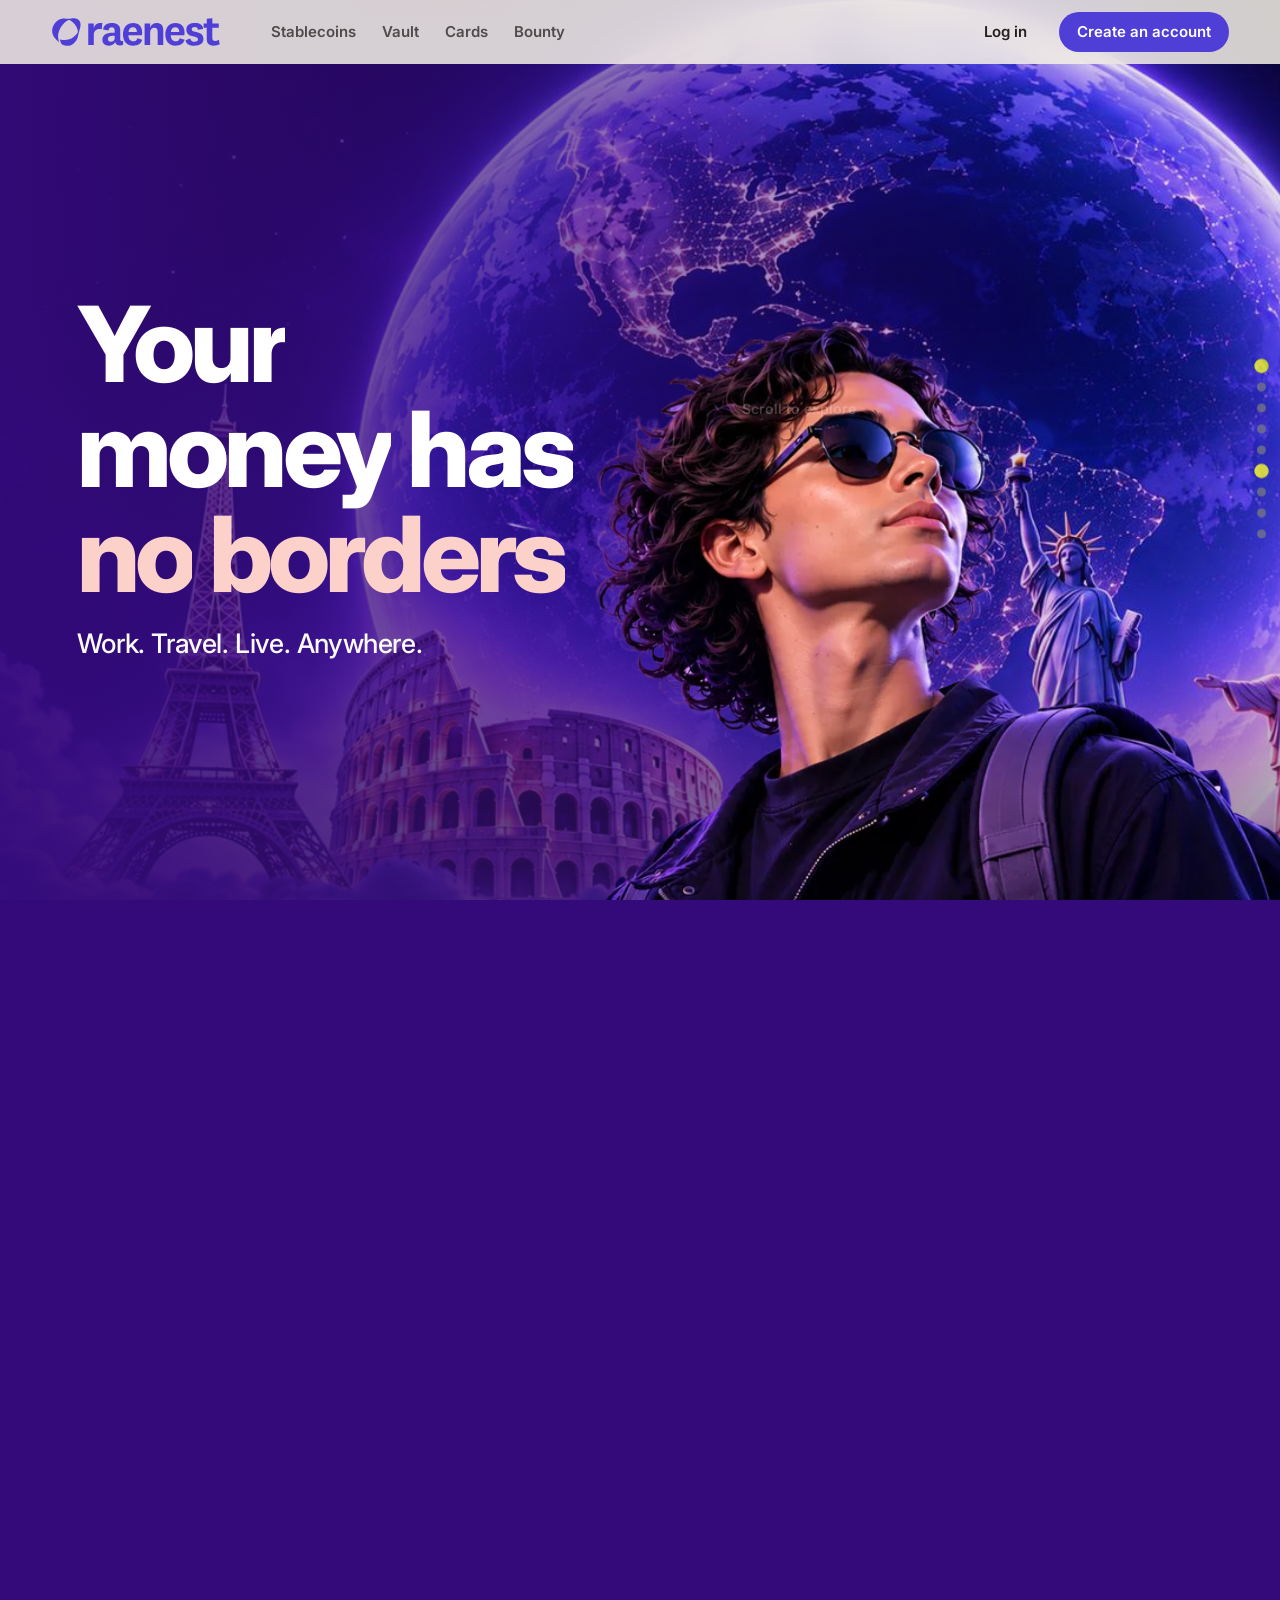
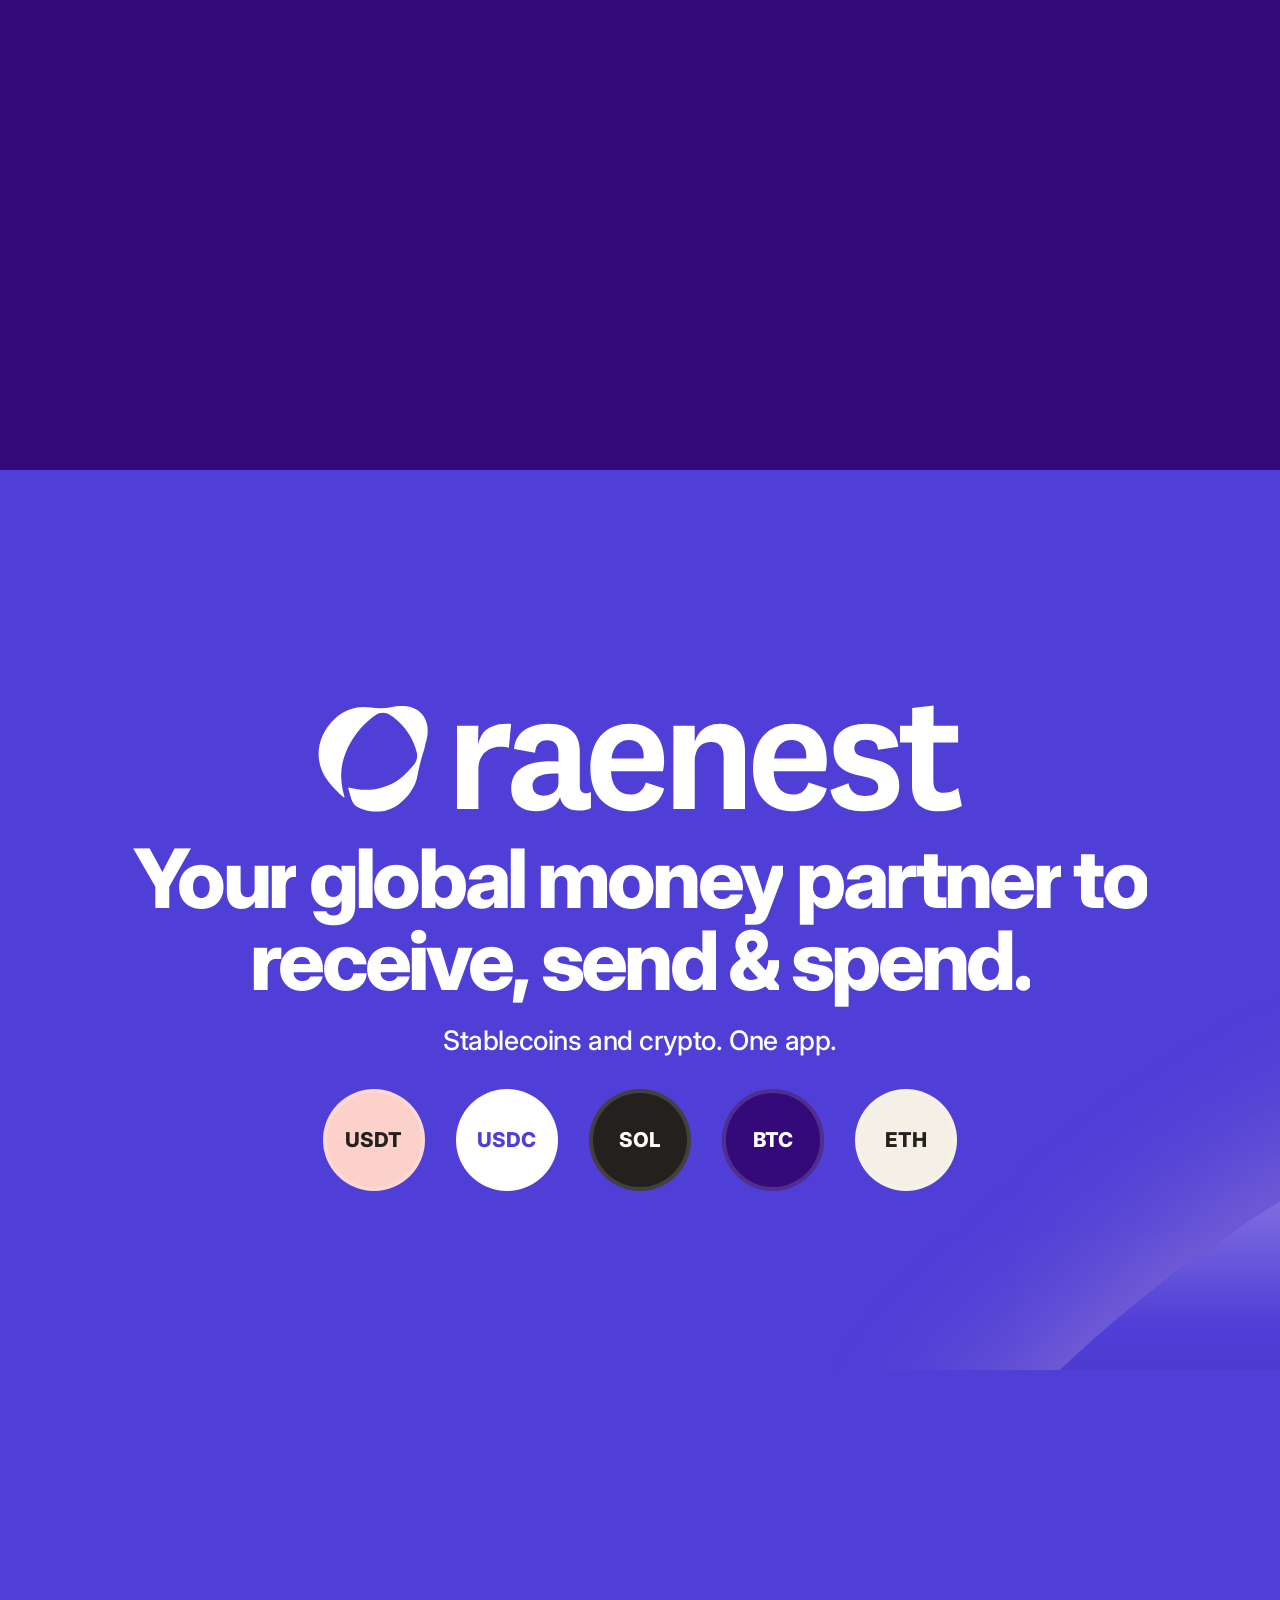
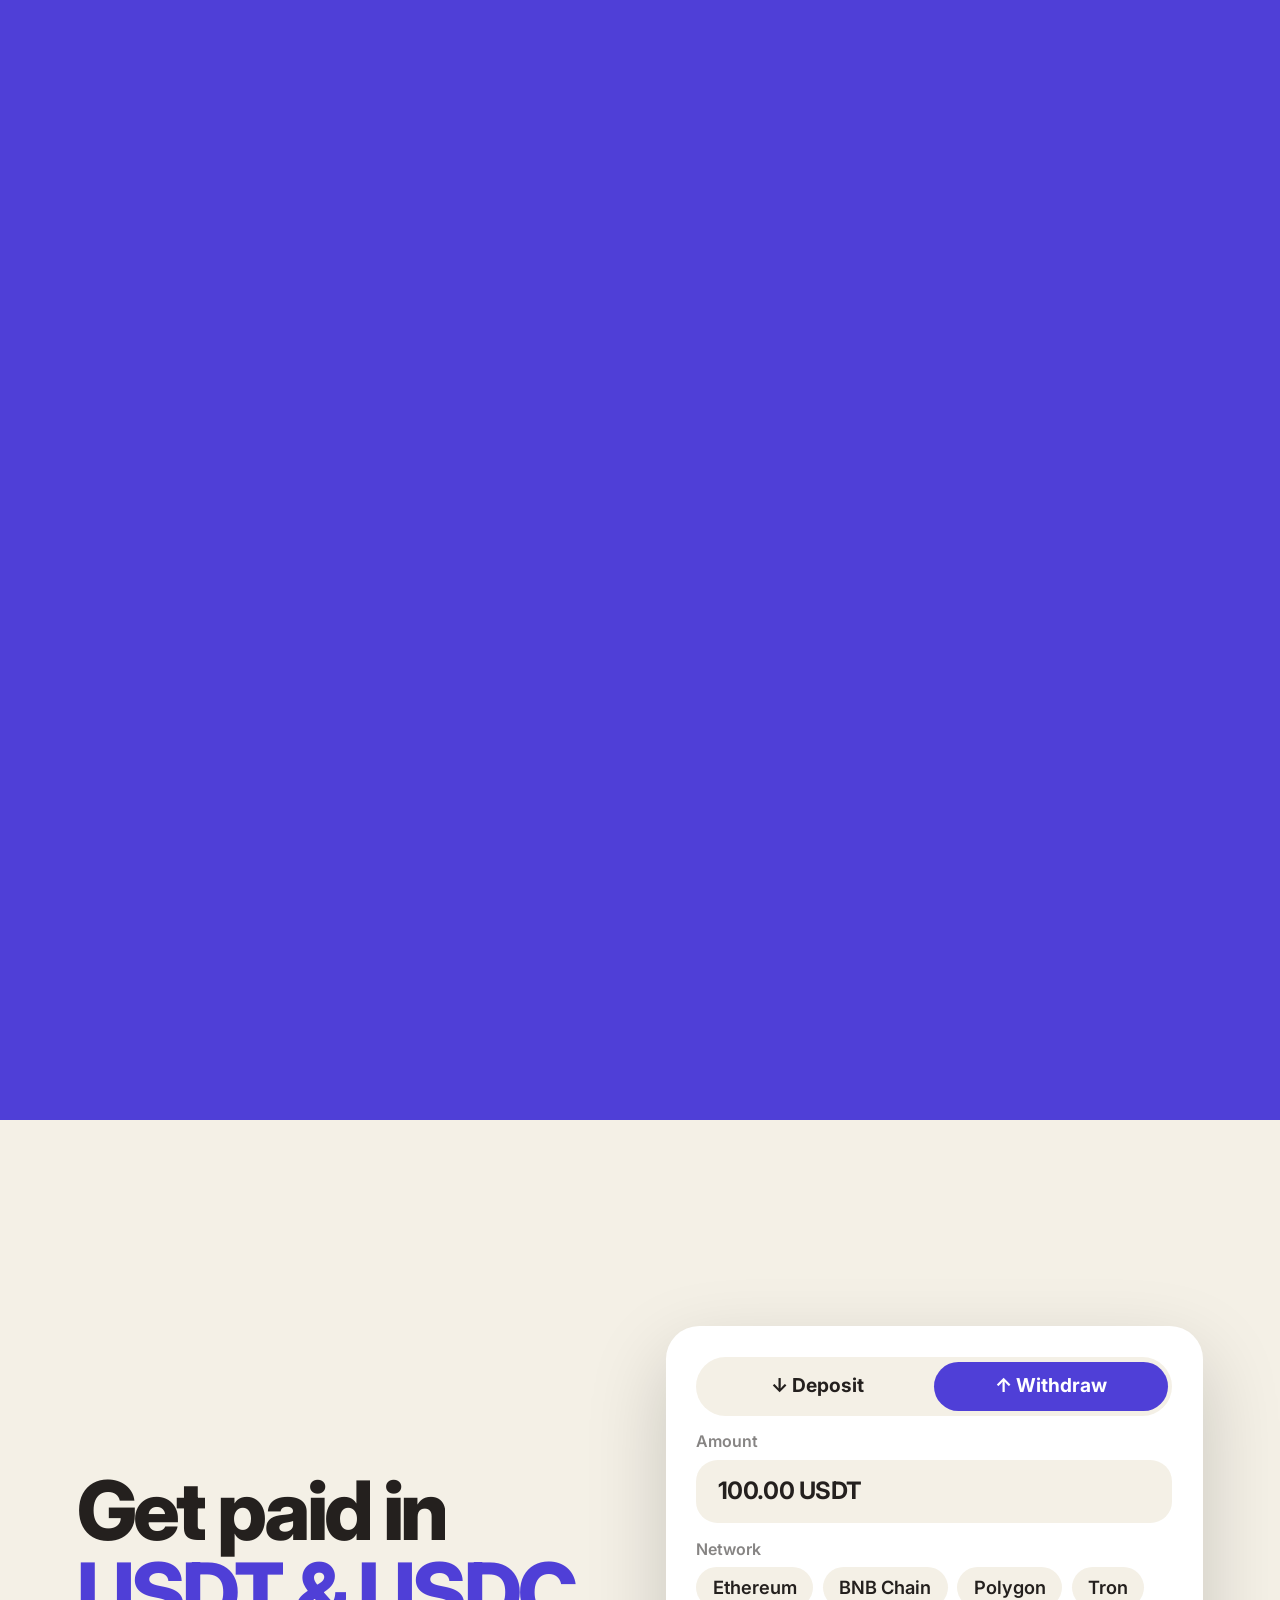
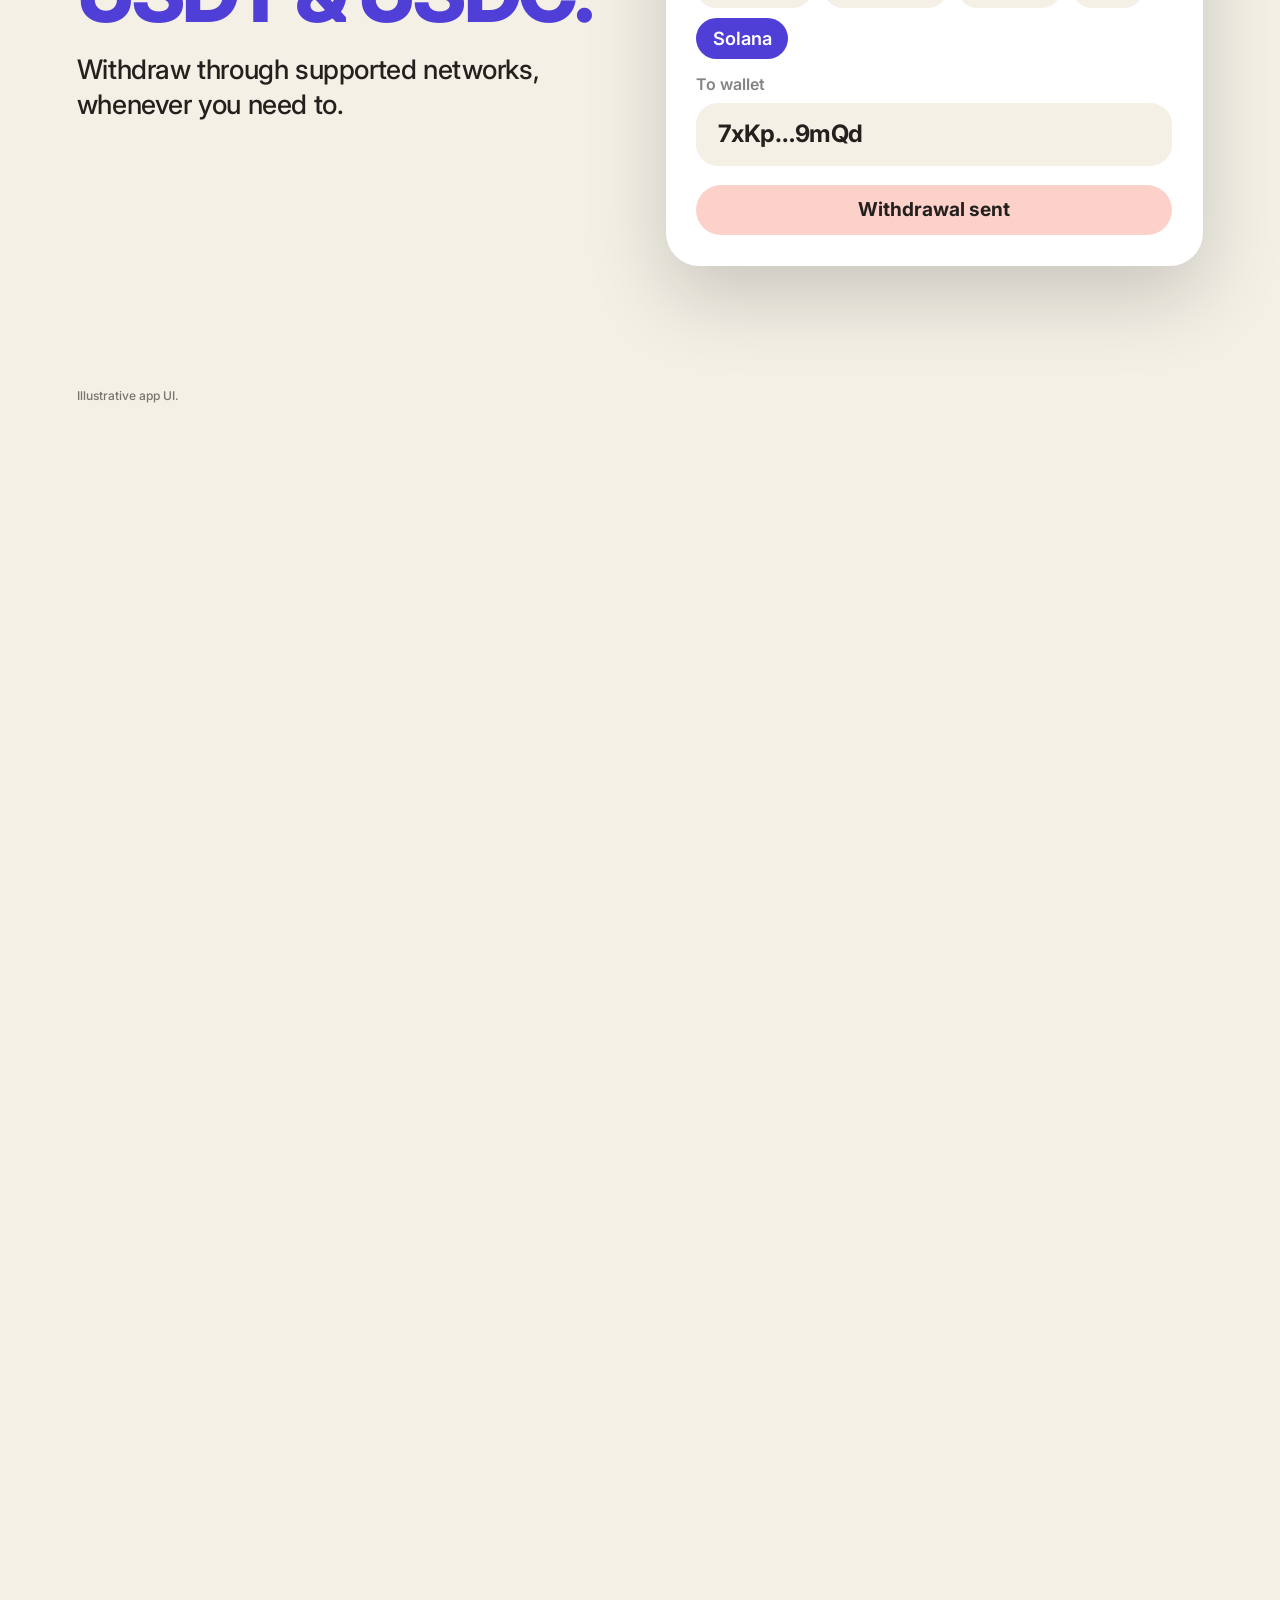
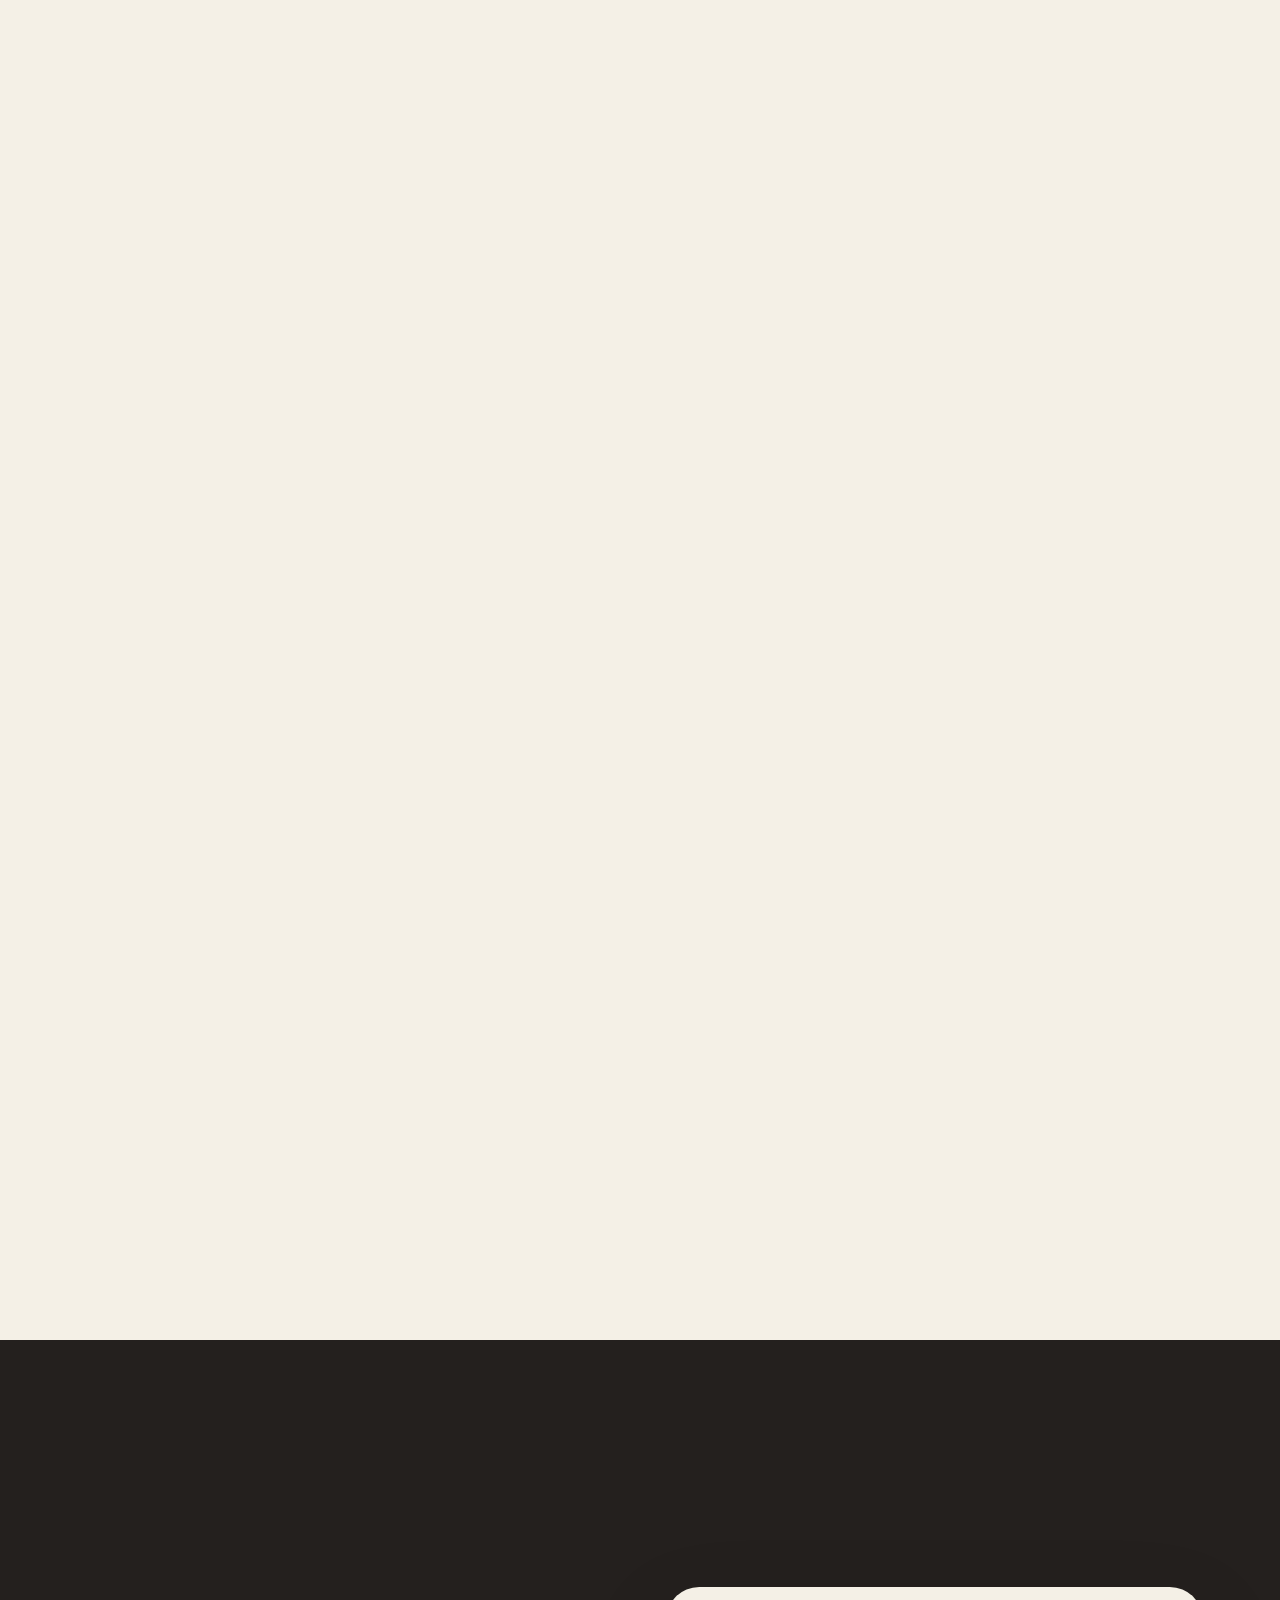
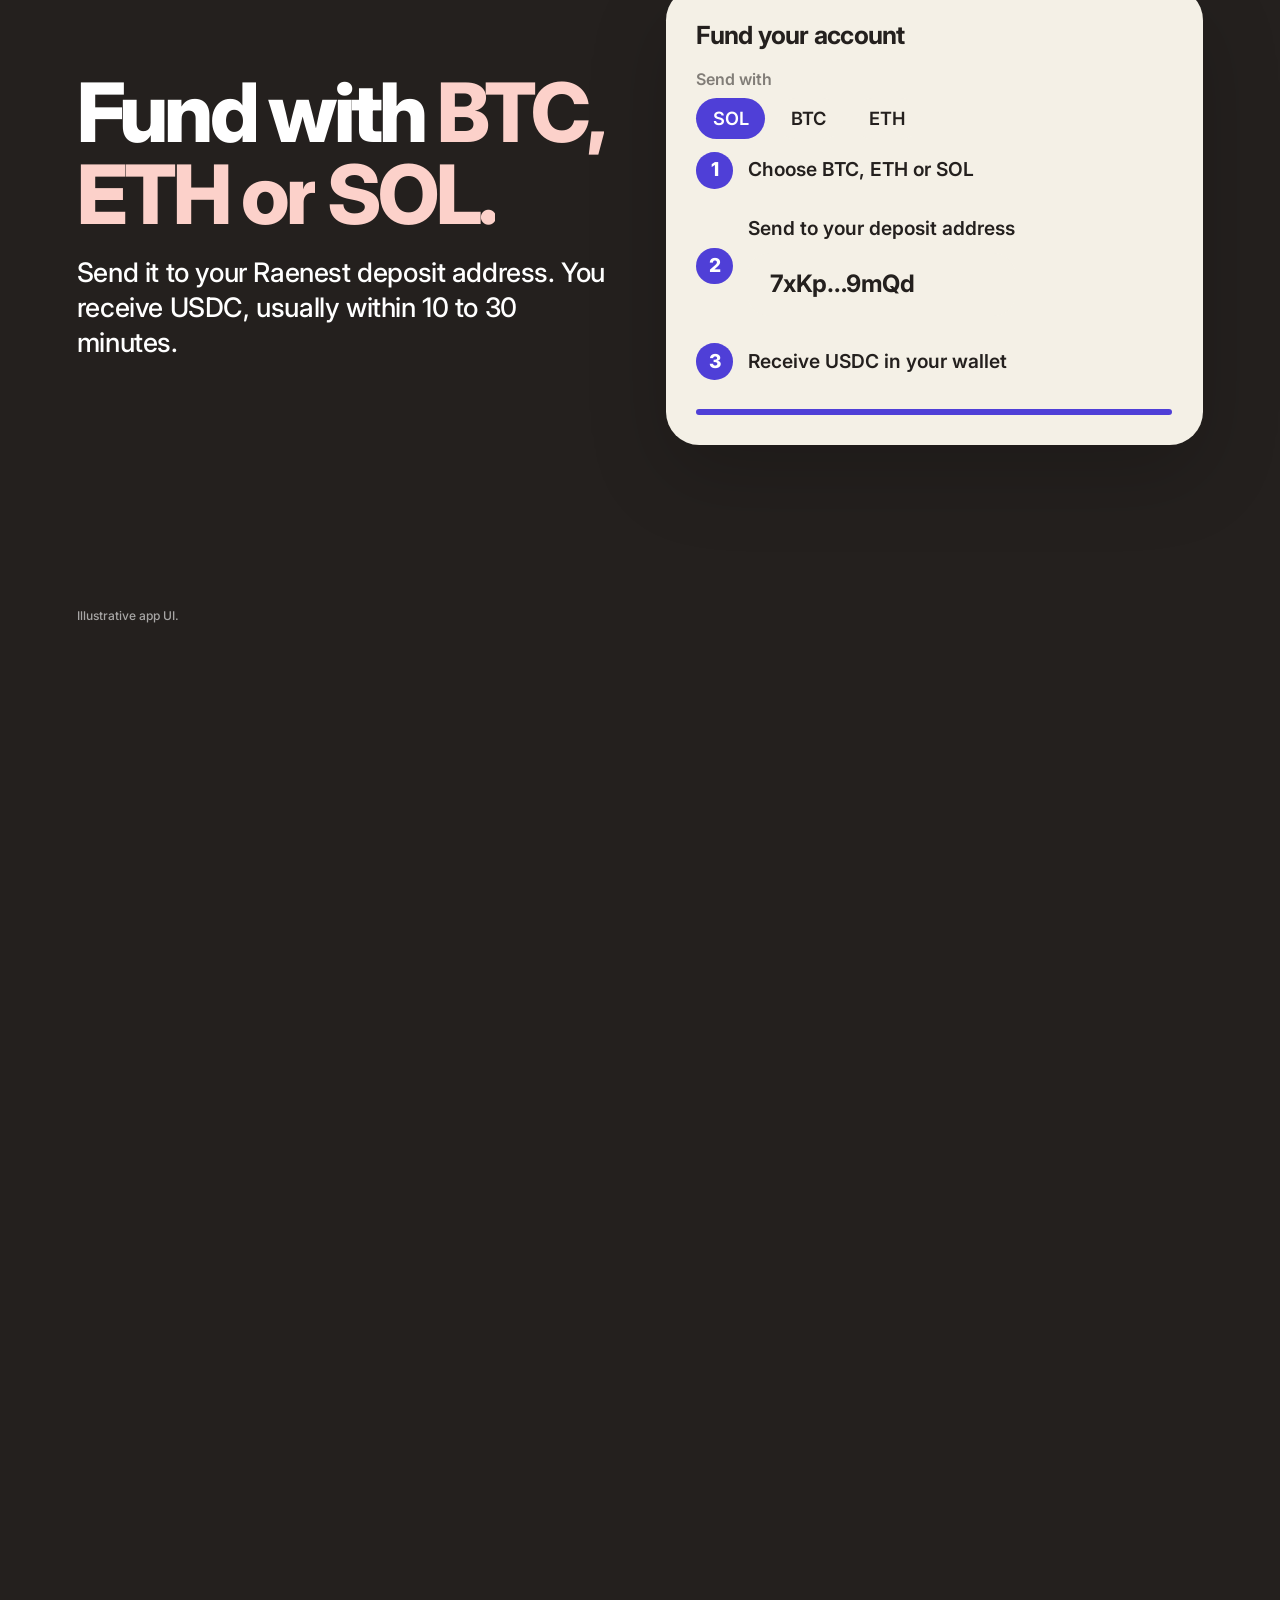
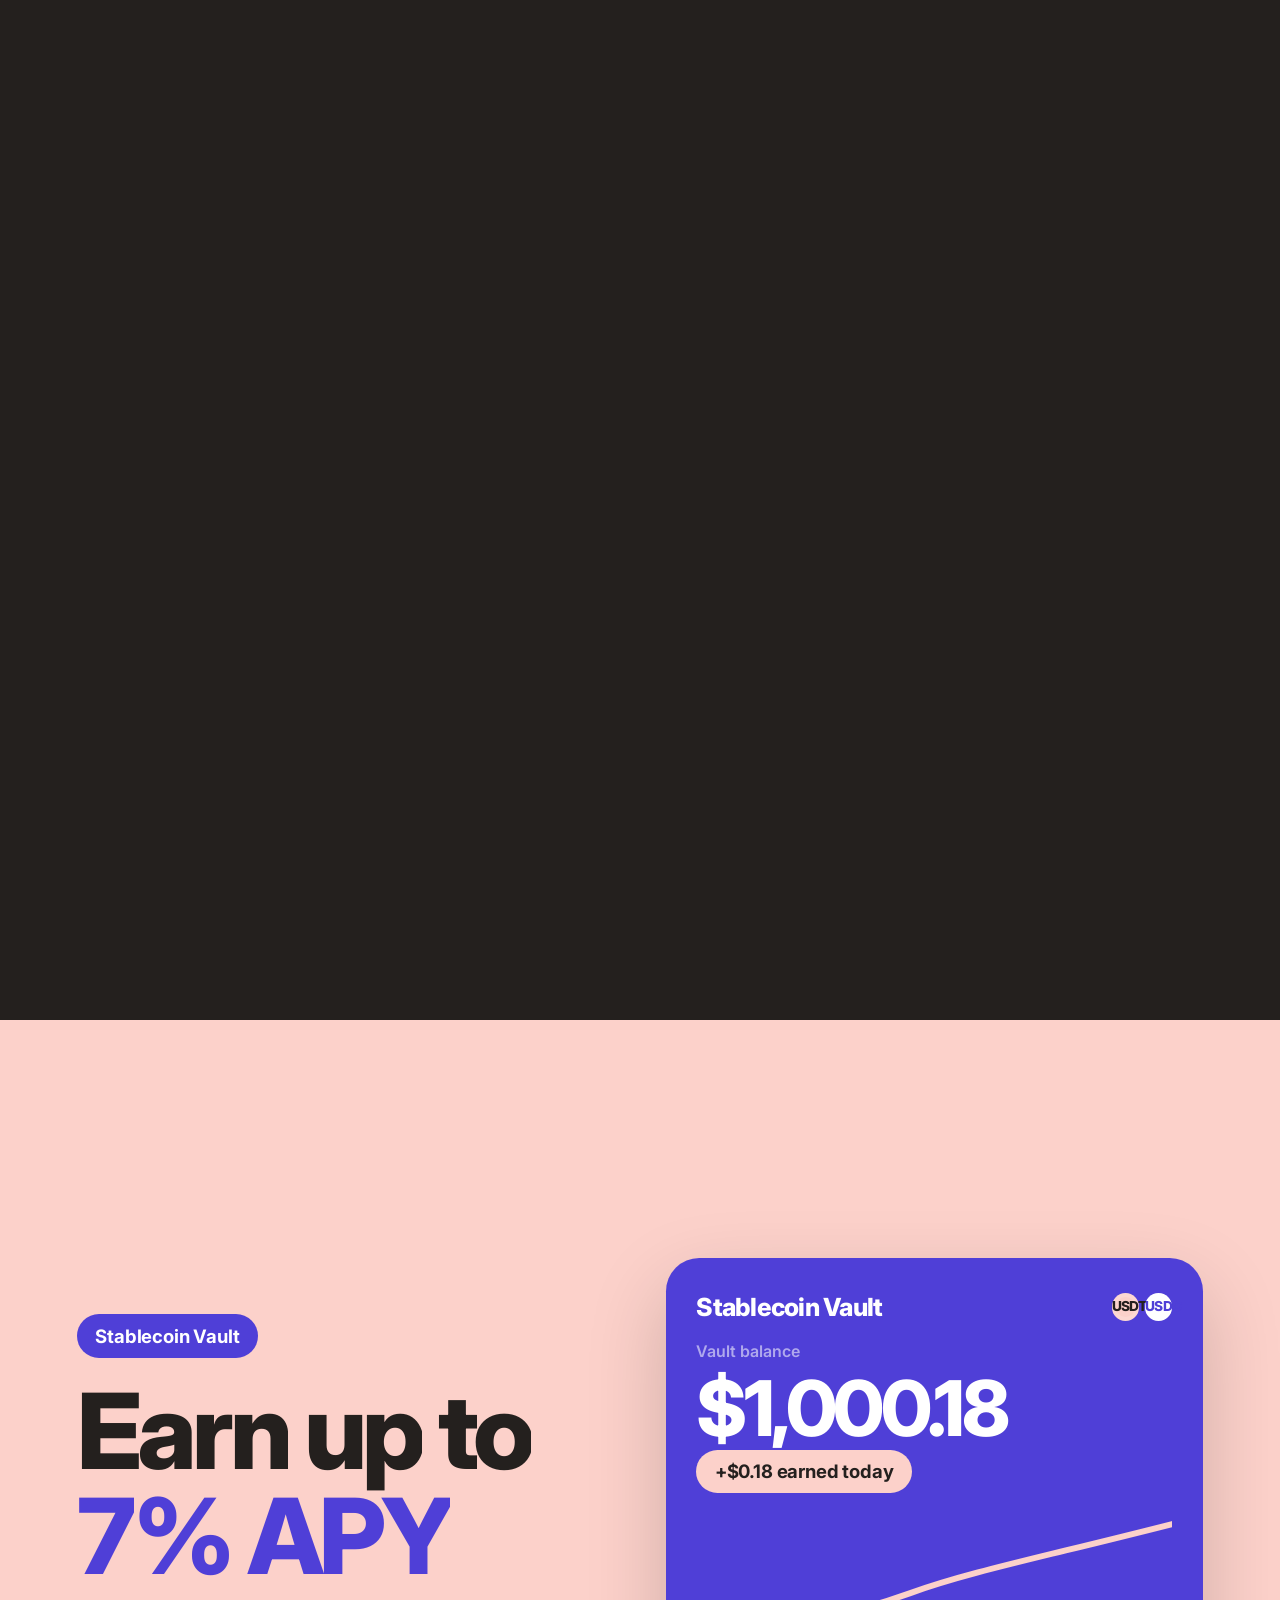
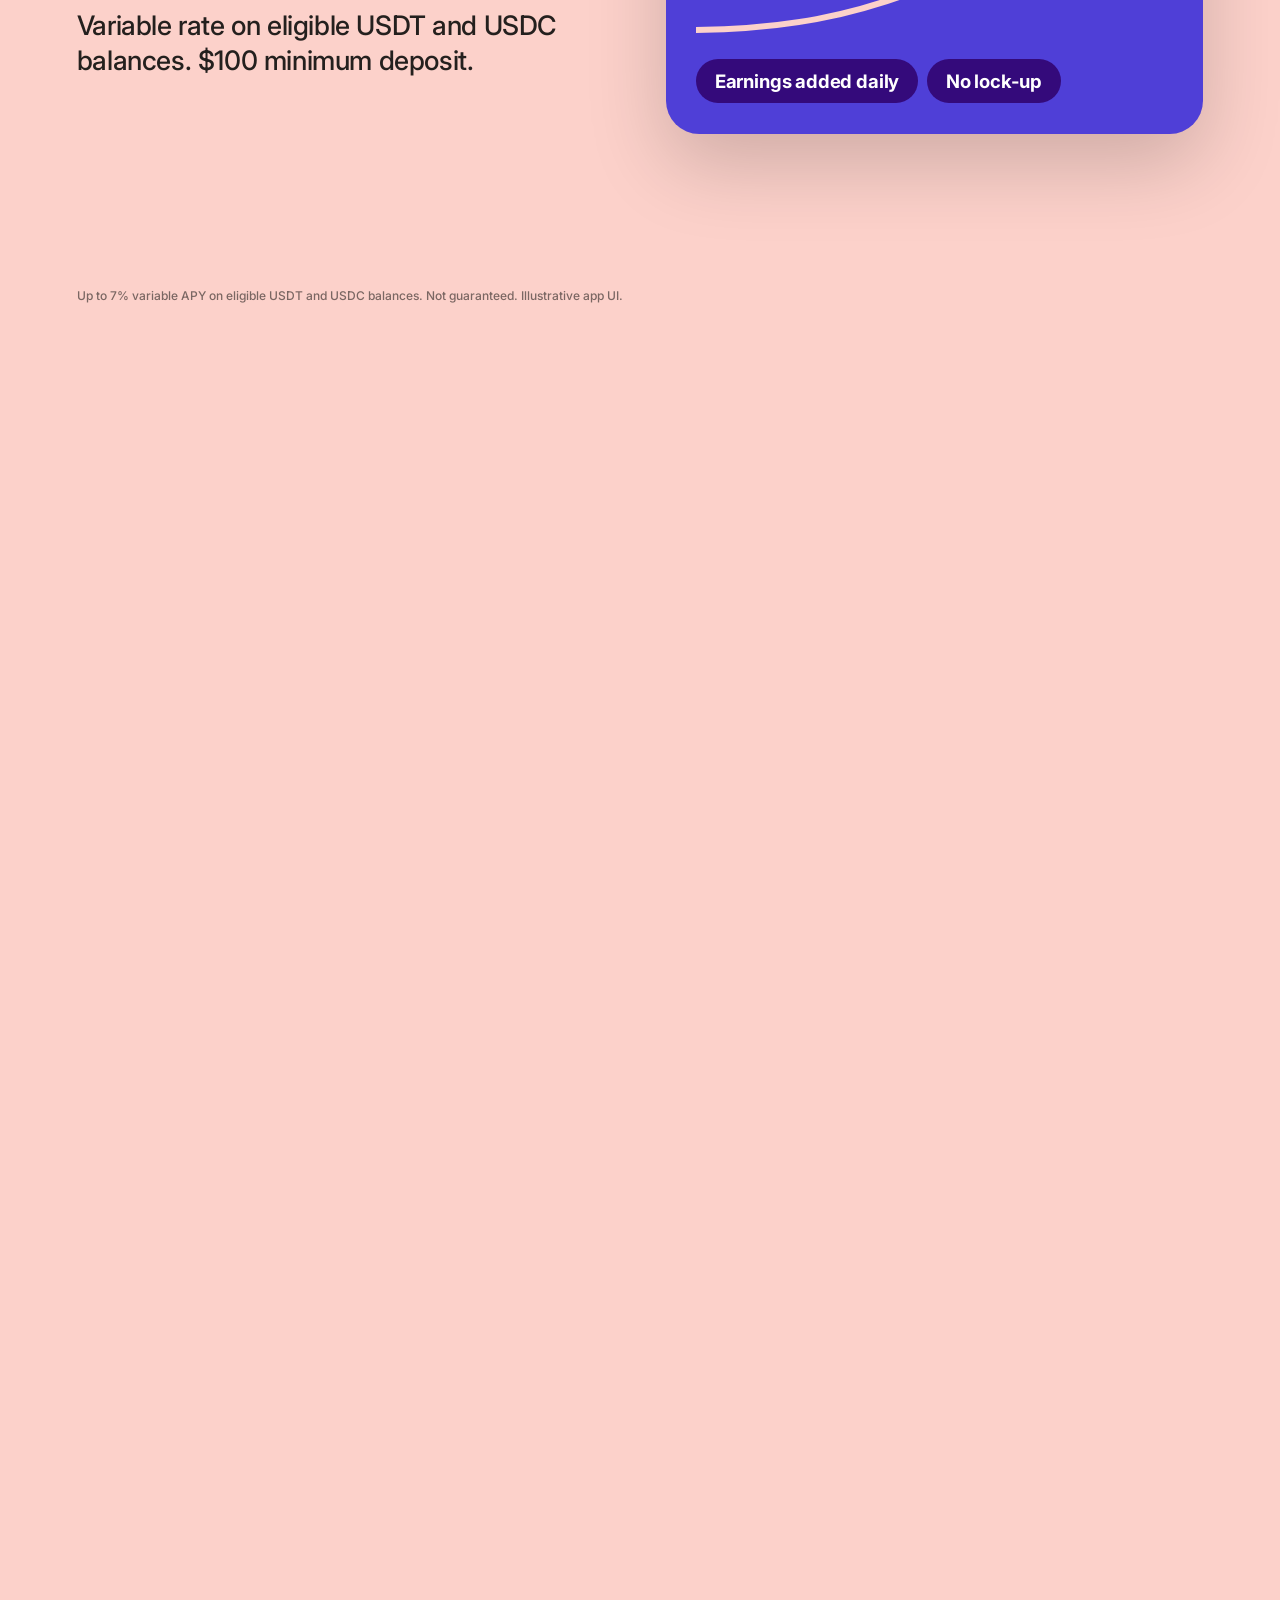
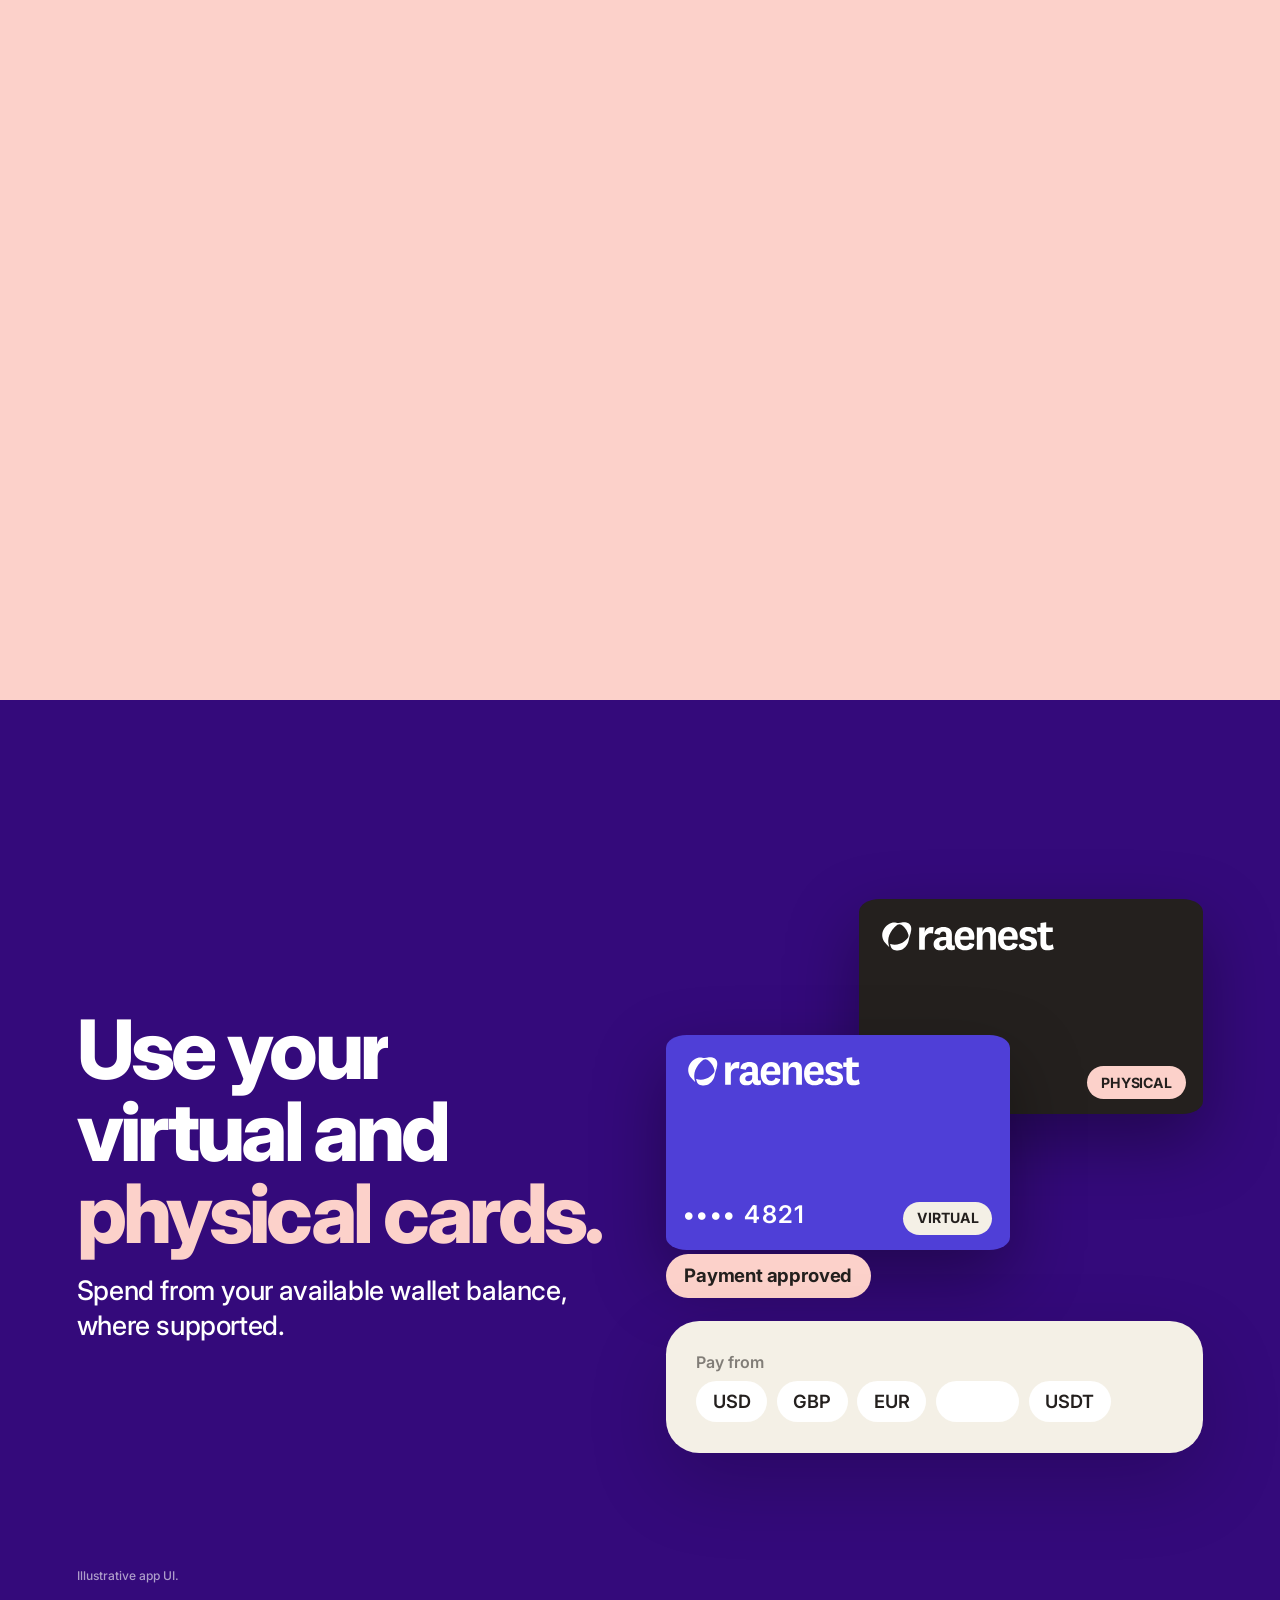
<file: raenest.html>
<!doctype html><html lang="en"><head><meta charset="utf-8"><title>Raenest · Your money has no borders</title>
<meta name="viewport" content="width=device-width,initial-scale=1,viewport-fit=cover">
<link rel="preconnect" href="https://fonts.googleapis.com"><link rel="preconnect" href="https://fonts.gstatic.com" crossorigin>
<link rel="stylesheet" href="https://fonts.googleapis.com/css2?family=Inter:wght@400;500;600;700;800&display=swap">
<style>
:root{box-sizing:border-box;padding-top:env(safe-area-inset-top,0px);padding-bottom:env(safe-area-inset-bottom,0px);--bg:#F4F0E6;--ink:#24201E;--nav:rgba(244,240,230,.86);--lgc:#4F3FD7;--cb:#4F3FD7;--vi:#340A7B;--um:#24201E;--ln:#F4F0E6;--me:#FCD1CA;--w:url("[data-uri]")}
@media(prefers-color-scheme:dark){:root:not([data-theme=light]){--bg:#24201E;--ink:#fff;--nav:rgba(36,32,30,.86);--lgc:#fff}}
:root[data-theme=dark]{--bg:#24201E;--ink:#fff;--nav:rgba(36,32,30,.86);--lgc:#fff}
html{scroll-padding-top:env(safe-area-inset-top,0px);scroll-behavior:smooth}*{box-sizing:inherit}
body{margin:0;background:var(--bg);color:var(--ink);font:500 18px/1.45 Inter,"Helvetica Neue",Arial,sans-serif;-webkit-font-smoothing:antialiased}
body::before{content:"";position:fixed;inset:0 0 auto;height:env(safe-area-inset-top,0px);background:var(--nav);z-index:10}
a{color:inherit}a:focus-visible,.bt:focus-visible{outline:3px solid var(--me);outline-offset:3px}
nav{position:fixed;top:0;left:0;right:0;z-index:9;display:flex;align-items:center;gap:14px;padding:calc(12px + env(safe-area-inset-top,0px)) clamp(16px,4vw,56px) 12px;background:var(--nav);backdrop-filter:blur(14px);-webkit-backdrop-filter:blur(14px);font-size:15px;font-weight:600}
nav .lg{color:var(--lgc)}.nl{display:flex;gap:26px;margin:0 auto 0 36px}.nl a{text-decoration:none;opacity:.75}.nl a:hover{opacity:1}
.bt{padding:.6em 1.2em;border-radius:99px;background:var(--cb);color:#fff;text-decoration:none;white-space:nowrap}.bt.lo{background:0;color:var(--ink)}
.lg{display:block;height:var(--lh,40px);aspect-ratio:5.6646;fill:currentColor}
.rail{position:fixed;right:14px;top:50%;translate:0 -50%;display:grid;gap:12px;z-index:9;mix-blend-mode:difference}
.rail a{width:9px;height:9px;border-radius:50%;background:#fff;opacity:.35;transition:.3s}.rail a.on{opacity:1;transform:scale(1.6)}
.sc{position:relative;height:var(--h,260vh)}
.st{position:sticky;top:0;height:100vh;height:100svh;overflow:hidden;display:grid;align-content:center;padding:clamp(84px,12vh,130px) clamp(20px,6vw,120px) 56px}
.g2{grid-template-columns:1fr 1fr;gap:clamp(20px,4vw,72px);align-items:center}.ctr{justify-items:center;text-align:center;gap:clamp(12px,2.4vh,28px)}
.s-cb{background:#4F3FD7;color:#fff;--ac:#FCD1CA}.s-ln{background:#F4F0E6;color:#24201E;--ac:#4F3FD7}.s-um{background:#24201E;color:#fff;--ac:#FCD1CA}.s-me{background:#FCD1CA;color:#24201E;--ac:#4F3FD7}.s-vi{background:#340A7B;color:#fff;--ac:#FCD1CA}
.h{margin:0;font-size:clamp(36px,6.4vw,108px);font-weight:800;letter-spacing:-.045em;line-height:1}.hh{font-size:clamp(44px,8.2vw,140px)}
.m{display:inline-block;overflow:hidden;vertical-align:top;padding:.08em 0 .22em;margin:-.08em 0 -.22em}.m i{display:inline-block;font-style:normal}.x{color:var(--ac)}
.sub{font-size:clamp(17px,2.1vw,34px);font-weight:500;opacity:.82;margin:.7em 0 0;letter-spacing:-.015em;line-height:1.3;max-width:26em}
.ov{display:grid}.ov>*{grid-area:1/1}.ctr .ov{justify-items:center}
.bg{position:absolute;inset:-9% 0;background:var(--w) center/cover}
.shade{position:absolute;inset:0;background:linear-gradient(90deg,rgba(52,10,123,.94),rgba(52,10,123,.6) 45%,rgba(52,10,123,.1) 85%),linear-gradient(0deg,rgba(36,32,30,.5),transparent 30%)}
.tv{position:absolute;right:-4vw;bottom:-7vh;height:min(90vh,56vw);pointer-events:none}.tx{position:relative;max-width:min(64vw,920px)}
.cue{position:absolute;left:clamp(20px,6vw,120px);bottom:28px;font-size:14px;font-weight:600;opacity:.8}
.halo{position:absolute;left:50%;top:78%;width:210vw;aspect-ratio:1;translate:-50% 0;border-radius:50%;background:linear-gradient(#FCD1CA,#B9A0E8 2.2%,#4F3FD7 12%,#340A7B 34%);box-shadow:0 -40px 140px rgba(252,209,202,.28)}
.st>*{position:relative}.st>.bg,.st>.shade,.st>.halo,.st>.tv{position:absolute}
.p{display:inline-block;border-radius:99px;padding:.45em 1em;font-weight:700;background:var(--ln);color:#24201E;font-size:clamp(13px,1.45vw,24px);letter-spacing:-.01em}.pm{background:var(--me)}.pc{background:var(--cb);color:#fff}.pv{background:var(--vi);color:#fff}
.dc{display:inline-grid;place-items:center;width:clamp(54px,8vw,112px);aspect-ratio:1;border-radius:50%;font-weight:800;font-style:normal;font-size:clamp(12px,1.6vw,26px);box-shadow:inset 0 0 0 4px rgba(255,255,255,.14)}.row{display:flex;gap:clamp(10px,2.4vw,36px)}
.cd{background:#fff;color:#24201E;border-radius:clamp(22px,2.6vw,40px);padding:clamp(16px,2.4vw,40px);box-shadow:0 30px 80px rgba(0,0,0,.18);font-size:clamp(14px,1.5vw,24px)}.cd.l{background:var(--ln)}.cd.k{background:var(--cb);color:#fff}
.cd small{display:block;font-weight:600;opacity:.55;margin:.9em 0 .4em}.rw{display:flex;justify-content:space-between;align-items:center;gap:10px;font-weight:800;letter-spacing:-.03em;font-size:1.3em}
.chs{display:flex;flex-wrap:wrap;gap:.5em}.ch{padding:.4em .9em;border-radius:99px;background:var(--ln);color:#24201E;font-weight:600;font-size:.95em;transition:.4s}.ch.on{background:var(--cb);color:#fff}
.fld{background:var(--ln);color:#24201E;border-radius:.9em;padding:.6em .9em;font-weight:700;font-size:1.25em;letter-spacing:-.02em}
.tabs{display:flex;background:var(--ln);border-radius:99px;padding:5px;font-weight:700}.tabs b{flex:1;text-align:center;padding:.55em;border-radius:99px;transition:.4s}
.bx{background:#24201E;color:#fff;border-radius:1em;padding:.8em 1em;margin-top:1.1em;position:relative}.bx div{display:flex;justify-content:space-between;align-items:center;font-size:1.25em;font-weight:700;letter-spacing:-.03em}.bx div+div{border-top:2px solid rgba(255,255,255,.14);margin-top:.6em;padding-top:.6em;color:var(--me)}.bx small{margin:0;color:#fff;font-weight:500}
.bd{position:absolute;left:50%;top:50%;translate:-50% -50%;background:var(--me);color:#24201E;border:5px solid #24201E;border-radius:99px;padding:.1em .7em;font-weight:800;font-style:normal}
.dv,.wv{transition:.5s}.wv{opacity:0;transform:translateY(24px)}
#s3 .st.on .dv{opacity:0;transform:translateY(-24px)}#s3 .st.on .wv{opacity:1;transform:none}#s3 .b{opacity:0;transition:.5s}#s3 .a{transition:.5s}#s3 .st.on .a{opacity:0}#s3 .st.on .b{opacity:1}
.t1{background:var(--cb);color:#fff}#s3 .st.on .t1{background:0;color:inherit}#s3 .st.on .t2{background:var(--cb);color:#fff}
.btn{display:grid;place-items:center;height:2.6em;border-radius:99px;background:var(--cb);color:#fff;font-weight:700;margin-top:1em;transition:.4s}.btn u{grid-area:1/1;text-decoration:none;transition:.4s}.btn u+u,.btn.on u{opacity:0}.btn.on{background:var(--me);color:#24201E}.btn.on u+u{opacity:1}
.stp{display:flex;align-items:center;gap:.8em;padding:.7em 0;opacity:.35;transition:.4s;font-weight:600}.stp.on{opacity:1}.stp i{display:grid;place-items:center;min-width:1.9em;aspect-ratio:1;border-radius:50%;background:var(--cb);color:#fff;font-style:normal;font-weight:800}
.bar{height:6px;border-radius:9px;background:var(--cb);transform-origin:left;margin-top:.8em}
.big{font-size:clamp(40px,6vw,96px);font-weight:800;letter-spacing:-.045em;line-height:1.05}.cv{display:block;width:100%;margin:.6em 0}.cv path{fill:none;stroke:var(--me);stroke-width:5;stroke-linecap:round;stroke-dasharray:1;stroke-dashoffset:1}
.cw{position:relative;aspect-ratio:1.35}.cc{position:absolute;overflow:hidden;width:64%;aspect-ratio:1.6;border-radius:6%;padding:4%;color:#fff;box-shadow:0 28px 70px rgba(0,0,0,.35)}.cc em{position:absolute;left:5%;bottom:8%;font-style:normal;font-weight:600;letter-spacing:.06em;font-size:clamp(14px,1.9vw,30px)}.cc .p{position:absolute;right:5%;bottom:7%;font-size:clamp(10px,1.1vw,17px)}.cc.u{right:0;top:0;background:#24201E}.cc.c{left:0;top:34%;background:#4F3FD7}
.ap{position:absolute;left:0;bottom:0}.sh{position:absolute;inset:0;border-radius:inherit;pointer-events:none;background:linear-gradient(105deg,transparent 38%,rgba(255,255,255,.16) 44%,rgba(255,255,255,.72) 50%,rgba(255,255,255,.16) 56%,transparent 62%) calc((1 - var(--s,0))*100%) 0/300% 100% no-repeat}.cd.pay{margin-top:1.2em}
.pi{display:inline-flex;align-items:center;gap:.5em;padding:.5em 1.1em .5em .6em;border:2px solid rgba(255,255,255,.4);border-radius:99px;background:rgba(255,255,255,.08);font-weight:700;font-size:clamp(15px,1.8vw,30px)}.pi svg{width:1.7em;background:var(--cb);border-radius:50%;padding:.35em;fill:none;stroke:#fff;stroke-width:2.4;stroke-linecap:round;stroke-linejoin:round}
.tri{display:grid;grid-template-columns:repeat(3,1fr);gap:clamp(12px,2vw,28px);margin-top:clamp(16px,4vh,48px);text-align:left}.rc{border:2px solid rgba(255,255,255,.22);background:rgba(255,255,255,.09);border-radius:clamp(22px,2.4vw,40px);padding:clamp(16px,2.4vw,40px)}.rc h3{margin:0 0 .3em;font-size:clamp(26px,3.6vw,60px);letter-spacing:-.04em}.rc p{margin:0;opacity:.82;font-size:clamp(14px,1.6vw,28px);line-height:1.35}
.cta{font-size:clamp(20px,3vw,48px);font-weight:700;letter-spacing:-.02em;text-underline-offset:.2em}.fn{position:absolute!important;left:clamp(20px,6vw,120px);right:clamp(20px,6vw,120px);bottom:16px;font-size:12px;opacity:.6;margin:0}
footer{background:#24201E;color:#fff;padding:48px clamp(20px,6vw,120px) calc(40px + env(safe-area-inset-bottom,0px));font-size:13px;opacity:.95}footer p{max-width:900px;opacity:.7;margin:.8em 0}footer nav{all:unset}footer .fl{display:flex;gap:24px;flex-wrap:wrap;font-weight:600;font-size:15px}
@media(max-width:820px){.nl,.rail{display:none}.g2{grid-template-columns:1fr;align-content:center}.tv{height:46vh;right:-12vw}.tx{max-width:100%}.tri{grid-template-columns:1fr}.rc p{display:none}.sub{max-width:none}.hh{font-size:clamp(40px,12vw,80px)}.lo{display:none}}
@media(prefers-reduced-motion:reduce){*{transition:none!important;scroll-behavior:auto!important}}
</style></head><body>
<svg width="0" height="0" style="position:absolute" aria-hidden="true"><symbol id="lg" viewBox="869.052 225.324 283.550 50.057"><path d="M 917.5625 243.71875 C 917.34375 244.957031 917.019531 246.226562 916.601562 247.507812 C 915.53125 250.777344 914.667969 254.113281 914.082031 257.503906 C 913.164062 262.773438 910.101562 266.972656 905.917969 270.183594 C 901.910156 273.257812 897.117188 273.929688 892.382812 272.984375 C 891.046875 272.714844 889.753906 272.300781 888.515625 271.75 C 887.179688 271.160156 886.121094 270.066406 885.578125 268.703125 C 885.199219 267.757812 884.21875 264.246094 883.957031 263.34375 C 883.878906 263.082031 884.125 262.847656 884.382812 262.925781 C 884.4375 262.945312 884.488281 262.957031 884.539062 262.972656 C 890.726562 264.679688 900.257812 264.515625 907.730469 257.988281 C 909.578125 256.371094 911.214844 254.640625 912.609375 252.847656 C 913.730469 251.410156 914.140625 249.542969 913.71875 247.769531 C 913.074219 245.085938 911.988281 242.417969 910.429688 239.886719 C 908.21875 236.285156 905.335938 233.410156 902.136719 231.382812 C 900.175781 230.140625 897.671875 230.191406 895.75 231.492188 C 892.8125 233.484375 889.976562 236.167969 887.515625 239.449219 C 883.269531 245.109375 881.019531 251.378906 880.886719 256.730469 L 880.882812 256.730469 C 880.867188 256.996094 880.675781 261.429688 882.308594 266.882812 C 882.390625 267.152344 882.070312 267.363281 881.859375 267.175781 C 879.296875 264.902344 877.132812 262.527344 875.449219 260.496094 C 870.917969 255.011719 869.765625 247.414062 872.566406 240.855469 C 874.316406 236.761719 877.347656 233.066406 881.507812 230.472656 C 885.179688 228.175781 889.445312 227.460938 893.671875 228.125 C 896.796875 228.613281 899.992188 228.554688 903.09375 227.929688 C 904.105469 227.726562 905.097656 227.597656 906.0625 227.539062 L 906.070312 227.539062 C 906.808594 227.5 907.535156 227.5 908.230469 227.550781 L 908.234375 227.550781 C 911.425781 227.773438 914.160156 228.9375 916.027344 231.109375 C 918.703125 234.226562 919.09375 238.820312 917.5625 243.71875"/><path d="M 953.75 245.640625 C 952.582031 245.324219 951.488281 245.167969 950.007812 245.167969 C 945.5625 245.167969 940.492188 247.828125 940.492188 255.109375 L 940.492188 272.25 L 931.214844 272.25 L 931.214844 236.089844 L 940.492188 236.089844 L 940.339844 244.273438 C 941.820312 237.933594 945.71875 234.835938 954.6875 235.308594 Z M 953.75 245.640625"/><path d="M 984.554688 262.074219 C 984.554688 264.660156 985.644531 265.441406 987.207031 265.441406 C 988.0625 265.441406 988.6875 265.207031 989.390625 264.894531 L 989.390625 271.78125 C 988.0625 272.5625 986.347656 272.878906 984.164062 272.878906 C 979.71875 272.878906 976.910156 271.15625 975.976562 267.164062 C 974.257812 271.625 970.203125 273.191406 965.449219 273.191406 C 959.054688 273.191406 954.761719 269.511719 954.761719 263.328125 C 954.761719 255.265625 961.160156 250.804688 975.273438 251.585938 L 975.273438 247.75 C 975.273438 244.230469 973.558594 242.351562 970.359375 242.351562 C 967.085938 242.351562 965.371094 244.386719 965.136719 247.828125 L 956.011719 246.1875 C 956.558594 238.515625 963.109375 235.230469 970.828125 235.230469 C 979.09375 235.230469 984.554688 238.75 984.554688 246.890625 Z M 975.273438 256.832031 C 967.164062 256.597656 964.042969 258.632812 964.042969 262.3125 C 964.042969 264.738281 965.683594 266.457031 968.644531 266.457031 C 971.6875 266.457031 975.273438 264.816406 975.273438 261.058594 Z M 975.273438 256.832031"/><path d="M 1013.25 260.746094 L 1021.203125 263.328125 C 1019.488281 270.605469 1013.09375 273.191406 1006.074219 273.191406 C 996.015625 273.191406 989.152344 266.457031 989.152344 254.640625 C 989.152344 242.273438 995.78125 235.226562 1006.308594 235.226562 C 1016.214844 235.226562 1021.203125 241.882812 1021.203125 251.039062 C 1021.203125 252.761719 1021.050781 254.484375 1020.660156 255.890625 L 998.121094 255.890625 C 998.355469 261.917969 1001.164062 265.988281 1006.386719 265.988281 C 1009.585938 265.988281 1012.003906 264.738281 1013.25 260.746094 M 1012.238281 250.335938 C 1012.316406 249.785156 1012.316406 249.472656 1012.316406 249.003906 C 1012.316406 245.167969 1010.054688 242.273438 1005.917969 242.273438 C 1001.628906 242.273438 998.902344 245.402344 998.355469 250.335938 Z M 1012.238281 250.335938"/><path d="M 1034.484375 243.054688 C 1036.433594 237.65625 1040.128906 235.230469 1045.667969 235.230469 C 1051.359375 235.230469 1056.351562 238.515625 1056.351562 246.578125 L 1056.351562 272.25 L 1047.070312 272.25 L 1047.070312 249.867188 C 1047.070312 245.714844 1045.667969 243.132812 1041.765625 243.132812 C 1038.023438 243.132812 1034.515625 245.167969 1034.515625 252.058594 L 1034.515625 272.25 L 1025.234375 272.25 L 1025.234375 236.089844 L 1034.484375 236.089844 Z M 1034.484375 243.054688"/><path d="M 1083.929688 260.746094 L 1091.886719 263.328125 C 1090.171875 270.605469 1083.773438 273.191406 1076.757812 273.191406 C 1066.695312 273.191406 1059.832031 266.457031 1059.832031 254.640625 C 1059.832031 242.273438 1066.460938 235.226562 1076.992188 235.226562 C 1086.894531 235.226562 1091.886719 241.882812 1091.886719 251.039062 C 1091.886719 252.761719 1091.730469 254.484375 1091.339844 255.890625 L 1068.800781 255.890625 C 1069.035156 261.917969 1071.84375 265.988281 1077.066406 265.988281 C 1080.265625 265.988281 1082.683594 264.738281 1083.929688 260.746094 M 1082.917969 250.335938 C 1082.996094 249.785156 1082.996094 249.472656 1082.996094 249.003906 C 1082.996094 245.167969 1080.734375 242.273438 1076.601562 242.273438 C 1072.3125 242.273438 1069.582031 245.402344 1069.035156 250.335938 Z M 1082.917969 250.335938"/><path d="M 1101.320312 261.058594 C 1102.019531 265.050781 1104.90625 266.617188 1108.570312 266.617188 C 1111.925781 266.617188 1114.265625 265.441406 1114.265625 262.9375 C 1114.265625 260.589844 1112.859375 259.414062 1109.351562 258.476562 L 1104.046875 257.222656 C 1097.652344 255.65625 1094.847656 252.136719 1094.847656 246.65625 C 1094.847656 237.890625 1101.941406 235.230469 1109.195312 235.230469 C 1117.382812 235.230469 1122.375 238.203125 1123 245.246094 L 1114.1875 246.5 C 1113.875 243.367188 1112.082031 242.195312 1108.726562 242.195312 C 1105.761719 242.195312 1103.890625 243.527344 1103.890625 245.796875 C 1103.890625 247.828125 1104.984375 249.082031 1107.871094 249.628906 L 1112.9375 250.804688 C 1119.957031 252.371094 1123.386719 255.96875 1123.386719 262.15625 C 1123.386719 270.136719 1116.996094 273.191406 1108.492188 273.191406 C 1099.835938 273.191406 1094.765625 270.6875 1093.519531 263.953125 Z M 1101.320312 261.058594"/><path d="M 1150.601562 270.921875 C 1147.796875 272.410156 1144.285156 273.191406 1140.308594 273.191406 C 1133.371094 273.191406 1128.921875 269.824219 1128.921875 261.996094 L 1128.921875 243.367188 L 1123.699219 243.367188 L 1123.699219 236.089844 L 1129 236.089844 L 1129 228.417969 L 1138.28125 227.324219 L 1138.28125 236.089844 L 1148.964844 236.089844 L 1148.964844 243.367188 L 1138.203125 243.367188 L 1138.203125 259.960938 C 1138.203125 263.875 1139.839844 265.207031 1142.726562 265.207031 C 1144.988281 265.207031 1146.859375 264.503906 1148.964844 263.09375 Z M 1150.601562 270.921875"/></symbol></svg>
<nav><a href="#s1" aria-label="Raenest"><svg class="lg" style="--lh:30px"><use href="#lg"/></svg></a><span class="nl"><a href="#s3">Stablecoins</a><a href="#s5">Vault</a><a href="#s6">Cards</a><a href="#s9">Bounty</a></span><a class="bt lo" href="https://app.raenest.com/">Log in</a><a class="bt" href="https://app.raenest.com/register">Create an account</a></nav>
<div class="rail"></div>

<section class="sc s-vi" id="s1" data-hero style="--h:230vh"><div class="st g2">
<div class="bg" data-par="-120"></div><div class="shade"></div>
<img class="tv" data-par="-200" data-a="0,.1,u" alt="Traveler looking at the horizon" src="[data-uri]">
<div class="tx" data-o=".5,.85"><h1 class="h hh" data-w="0,.1">Your money has *no borders*</h1><p class="sub" data-a=".06,.14,u">Work. Travel. Live. Anywhere.</p></div>
<div class="cue" data-o=".08,.18">Scroll to explore</div></div></section>

<section class="sc s-cb" id="s2" style="--h:250vh"><div class="st ctr">
<div class="halo" data-par="-340"></div>
<svg class="lg" style="--lh:clamp(54px,9vw,130px)" data-a=".02,.14,z"><use href="#lg"/></svg>
<h2 class="h" style="max-width:15em" data-w=".1,.34">Your global money partner to receive, send &amp; spend.</h2>
<div class="ov"><span class="p pm" data-a=".38,.46,z" data-o=".6,.68">For individuals and businesses in about 60 countries</span><p class="sub" style="margin:0" data-a=".64,.74,u">Stablecoins and crypto. One app.</p></div>
<div class="row"><b class="dc" style="background:#FCD1CA;color:#24201E" data-a=".7,.78,z">USDT</b><b class="dc" style="background:#fff;color:#4F3FD7" data-a=".73,.81,z">USDC</b><b class="dc" style="background:#24201E" data-a=".76,.84,z">SOL</b><b class="dc" style="background:#340A7B" data-a=".79,.87,z">BTC</b><b class="dc" style="background:#F4F0E6;color:#24201E" data-a=".82,.9,z">ETH</b></div></div></section>

<section class="sc s-ln" id="s3" style="--h:380vh"><div class="st g2" data-on=".7">
<div><h2 class="h" data-w=".02,.12">Get paid in *USDT &amp; USDC.*</h2><div class="ov sub" data-a=".1,.16,u"><p class="a" style="margin:0">Zero deposit fees. Converted to USD at a guaranteed 1:1.</p><p class="b" style="margin:0">Withdraw through supported networks, whenever you need to.</p></div></div>
<div class="cd" data-a=".06,.2,r"><div class="tabs"><b class="t1">↓ Deposit</b><b class="t2">↑ Withdraw</b></div>
<div class="ov"><div class="dv"><small>Choose network</small><div class="chs"><span class="ch" data-a=".2,.26,z">Ethereum</span><span class="ch" data-a=".22,.28,z">BNB Chain</span><span class="ch" data-a=".24,.3,z">Polygon</span><span class="ch" data-a=".26,.32,z">Tron</span><span class="ch" data-on=".38" data-a=".28,.34,z">Solana</span></div>
<div class="bx" data-a=".4,.48"><div><small>You receive</small><b><span data-n=".46,.62,0,250,2">0.00</span> USDC</b></div><div><small>You get</small><b><span data-n=".46,.62,0,250,2" data-pre="$">$0.00</span> USD</b></div><i class="bd" data-a=".6,.66,z">1:1</i></div>
<div class="chs" style="margin-top:1em"><span class="p pm" data-a=".64,.7">Zero deposit fees</span><span class="p" style="background:var(--ln)" data-a=".66,.72">Available 24/7</span></div></div>
<div class="wv"><small>Amount</small><div class="fld">100.00 USDT</div><small>Network</small><div class="chs"><span class="ch">Ethereum</span><span class="ch">BNB Chain</span><span class="ch">Polygon</span><span class="ch">Tron</span><span class="ch on">Solana</span></div><small>To wallet</small><div class="fld">7xKp…9mQd</div><b class="btn" data-on=".93"><u>Withdraw</u><u>Withdrawal sent</u></b></div></div></div>
<p class="fn">Illustrative app UI.</p></div></section>

<section class="sc s-um" id="s4" style="--h:320vh"><div class="st g2">
<div><h2 class="h" data-w=".02,.14">Fund with *BTC, ETH or SOL.*</h2><p class="sub" data-a=".12,.2">Send it to your Raenest deposit address. You receive USDC, usually within 10 to 30 minutes.</p></div>
<div class="cd l" data-a=".06,.18,r"><div class="rw"><b>Fund your account</b></div><small>Send with</small><div class="chs"><span class="ch on" data-on=".2">SOL</span><span class="ch">BTC</span><span class="ch">ETH</span></div>
<div class="stp" data-on=".3"><i>1</i>Choose BTC, ETH or SOL</div><div class="stp" data-on=".5"><i>2</i><span>Send to your deposit address<span class="fld" style="display:block;margin-top:.4em">7xKp…9mQd</span></span></div><div class="stp" data-on=".72"><i>3</i>Receive USDC in your wallet</div>
<div class="bar" data-a=".3,.82,x"></div></div>
<p class="fn">Illustrative app UI.</p></div></section>

<section class="sc s-me" id="s5" style="--h:320vh"><div class="st g2">
<div><span class="p pc" data-a="0,.06,z">Stablecoin Vault</span><h2 class="h hh" style="margin-top:.2em" data-w=".03,.16">Earn up to *7% APY*</h2><p class="sub" data-a=".14,.22">Variable rate on eligible USDT and USDC balances. $100 minimum deposit.</p></div>
<div class="cd k" data-a=".06,.2,r"><div class="rw"><span>Stablecoin Vault</span><span class="row" style="gap:6px"><b class="dc" style="width:2em;background:#FCD1CA;color:#24201E;font-size:.55em">USDT</b><b class="dc" style="width:2em;background:#fff;color:#4F3FD7;font-size:.55em">USDC</b></span></div><small>Vault balance</small>
<div class="big" data-n=".3,.75,1000,1000.18,2" data-pre="$">$1,000.00</div><span class="p pm" data-a=".72,.8,z">+$0.18 earned today</span>
<svg class="cv" viewBox="0 0 400 120"><path d="M0 105C80 104 130 92 180 74S290 44 400 16" pathLength="1" data-d=".25,.8"/></svg>
<div class="chs"><span class="p pv" data-a=".82,.9">Earnings added daily</span><span class="p pv" data-a=".86,.94">No lock-up</span></div></div>
<p class="fn">Up to 7% variable APY on eligible USDT and USDC balances. Not guaranteed. Illustrative app UI.</p></div></section>

<section class="sc s-vi" id="s6" style="--h:320vh"><div class="st g2">
<div><h2 class="h" data-w=".02,.16">Use your virtual and *physical cards.*</h2><p class="sub" data-a=".14,.22">Spend from your available wallet balance, where supported.</p></div>
<div><div class="cw"><div class="cc u" data-a=".08,.22,r"><svg class="lg" style="--lh:clamp(18px,2.4vw,40px)"><use href="#lg"/></svg><em>•••• 4821</em><span class="p pm">PHYSICAL</span><i class="sh" data-sh=".3,.78"></i></div><div class="cc c" data-a=".18,.32,l"><svg class="lg" style="--lh:clamp(18px,2.4vw,40px)"><use href="#lg"/></svg><em>•••• 4821</em><span class="p">VIRTUAL</span></div><span class="p pm ap" data-a=".5,.58,z">Payment approved</span></div>
<div class="cd l pay" data-a=".62,.72"><small style="margin-top:0">Pay from</small><div class="chs"><span class="ch" style="background:#fff">USD</span><span class="ch" style="background:#fff">GBP</span><span class="ch" style="background:#fff">EUR</span><span class="ch" style="background:#fff" data-on=".84">USDC</span><span class="ch" style="background:#fff">USDT</span></div></div></div>
<p class="fn">Illustrative app UI.</p></div></section>

<section class="sc s-vi" id="s7" style="--h:260vh"><div class="st">
<div class="bg" data-par="-110"></div><div class="shade"></div>
<div class="tx"><svg class="lg" style="--lh:clamp(50px,8vw,112px);margin-bottom:.5em" data-a=".02,.12,z"><use href="#lg"/></svg><h2 class="h hh" data-w=".1,.3">Your money. *Without borders.*</h2>
<div class="chs" style="margin-top:1.4em;gap:.8em" data-a=".4,.52"><span class="pi"><svg viewBox="0 0 32 32"><circle cx="16" cy="16" r="12"/><ellipse cx="16" cy="16" rx="5.5" ry="12"/><path d="M4 16h24"/></svg>Global</span><span class="pi"><svg viewBox="0 0 32 32"><path d="M18 3 7 18h8l-2 11L25 13h-8z"/></svg>Fast</span><span class="pi"><svg viewBox="0 0 32 32"><path d="M16 3 5 7v8c0 7 5 11 11 14 6-3 11-7 11-14V7z"/></svg>Secure</span></div></div></div></section>

<section class="sc s-vi" id="s8" style="--h:240vh"><div class="st"><h2 class="h hh" data-w=".02,.2">Receive. Save. Spend.</h2>
<div class="tri"><div class="rc" data-a=".22,.34"><h3>Receive</h3><p>USDT and USDC through supported networks, or fund with BTC, ETH and SOL.</p></div><div class="rc" data-a=".4,.52"><h3>Save</h3><p>Stablecoin Vault: up to 7% variable APY on eligible USDT and USDC.</p></div><div class="rc" data-a=".58,.7"><h3>Spend</h3><p>Virtual and physical cards, from your available balance.</p></div></div></div></section>

<section class="sc s-cb" id="s9" style="--h:260vh"><div class="st ctr">
<div class="halo" data-par="-360" style="top:84%"></div>
<svg class="lg" style="--lh:clamp(54px,9vw,140px)" data-a=".02,.14,z"><use href="#lg"/></svg>
<h2 class="h" style="max-width:13em" data-w=".1,.3">Start receiving, saving and *spending today.*</h2>
<span class="p pm" style="font-size:clamp(18px,2.6vw,40px)" data-a=".36,.44,z">Sign up with code: community</span>
<a class="cta" href="https://app.raenest.com/register" data-a=".44,.52">https://app.raenest.com</a>
<div class="chs" style="justify-content:center" data-a=".56,.66"><span class="p">$13,000 USDC bounty</span><span class="p">25 winners</span><span class="p">Deadline: December 13, 2026</span></div>
<a href="https://superteam.fun/earn/listing/the-raenest-global-bounty-writing-video-and-animation" style="font-weight:700" data-a=".68,.76">Enter the Raenest x Superteam bounty</a>
<p class="sub" style="margin:0;font-size:clamp(14px,1.6vw,26px)" data-a=".76,.84">#StablecoinsonRaenest #RaenestBounty</p></div></section>

<footer><nav class="fl"><a href="https://www.raenest.com/stablecoins">Stablecoins</a><a href="https://www.raenest.com/cards">Cards</a><a href="https://www.raenest.com/blog">News &amp; Blog</a><a href="https://help.raenest.com">Help</a></nav>
<p>Raenest is a Financial Technology (FinTech) Company, not a Bank. Banking services are provided by banking partners. Card services are provided by Raenest’s technology partners, authorized by Visa and Mastercard to issue cards operating over their networks.</p>
<p>Stablecoin Vault: up to 7% variable APY on eligible USDT and USDC balances. Not guaranteed. App screens shown are illustrative. © 2026 Raenest.</p></footer>
<script>
const $=(q,r=document)=>[...r.querySelectorAll(q)],cl=(x,a=0,b=1)=>Math.min(b,Math.max(a,x)),E=t=>1-(1-t)**3,pr=(p,s,e)=>E(cl((p-s)/(e-s))),N=s=>s.split(',').map(Number),RM=matchMedia('(prefers-reduced-motion:reduce)').matches;
const X={u:t=>`translateY(${(1-t)*60}px)`,l:t=>`translateX(${-(1-t)*140}px)`,r:t=>`translateX(${(1-t)*140}px)`,z:t=>`scale(${.6+.4*t})`,x:t=>`scaleX(${t})`,f:t=>''};
$('[data-w]').forEach(e=>e.innerHTML=e.innerHTML.split('*').map((s,k)=>s.trim().split(/\s+/).map(w=>`<span class="m"><i${k%2?' class="x"':''}>${w}</i></span>`).join(' ')).join(' '));
const S=$('.sc'),R=$('.rail')[0],t0=performance.now();
S.forEach((s,i)=>R.insertAdjacentHTML('beforeend',`<a href="#${s.id}" aria-label="Scene ${i+1}"></a>`));
function tick(){const H=innerHeight,l=cl((performance.now()-t0)/1500);
S.forEach((s,i)=>{const r=s.getBoundingClientRect();if(r.bottom<-H*.5||r.top>H*1.5)return;
let p=cl(-r.top/(r.height-H));if(s.hasAttribute('data-hero'))p=cl(p+.12*E(l));
R.children[i].classList.toggle('on',r.top<=H/2&&r.bottom>H/2);
if(!RM)$('[data-par]',s).forEach(e=>e.style.translate=`0 ${(p-.5)*e.dataset.par}px`);
$('[data-a],[data-o]',s).forEach(e=>{const a=e.dataset.a&&e.dataset.a.split(','),o=e.dataset.o?N(e.dataset.o):0,t=a?pr(p,+a[0],+a[1]):1,u=o?pr(p,o[0],o[1]):0;
e.style.opacity=t*(1-u);e.style.transform=(a?X[a[2]||'u'](t):'')+(u?` translateY(${-u*50}px)`:'')});
$('[data-w]',s).forEach(e=>{const[a,b]=N(e.dataset.w),w=$('i',e),n=w.length,d=b-a;w.forEach((i,k)=>i.style.transform=`translateY(${(1-pr(p,a+d*.7*k/n,a+d*(.7*k/n+.3)))*118}%)`)});
$('[data-n]',s).forEach(e=>{const[a,b,f,t,d]=N(e.dataset.n);e.textContent=(e.dataset.pre||'')+(f+(t-f)*pr(p,a,b)).toLocaleString('en-US',{minimumFractionDigits:d,maximumFractionDigits:d})});
$('[data-d]',s).forEach(e=>{const[a,b]=N(e.dataset.d);e.style.strokeDashoffset=1-pr(p,a,b)});
$('[data-sh]',s).forEach(e=>{const[a,b]=N(e.dataset.sh);e.style.setProperty('--s',cl((p-a)/(b-a)))});$('[data-on]',s).forEach(e=>e.classList.toggle('on',p>=+e.dataset.on))})}
addEventListener('scroll',()=>requestAnimationFrame(tick),{passive:true});addEventListener('resize',tick);
(function f(){tick();if(performance.now()-t0<1600)requestAnimationFrame(f)})();
</script></body></html>
</file>
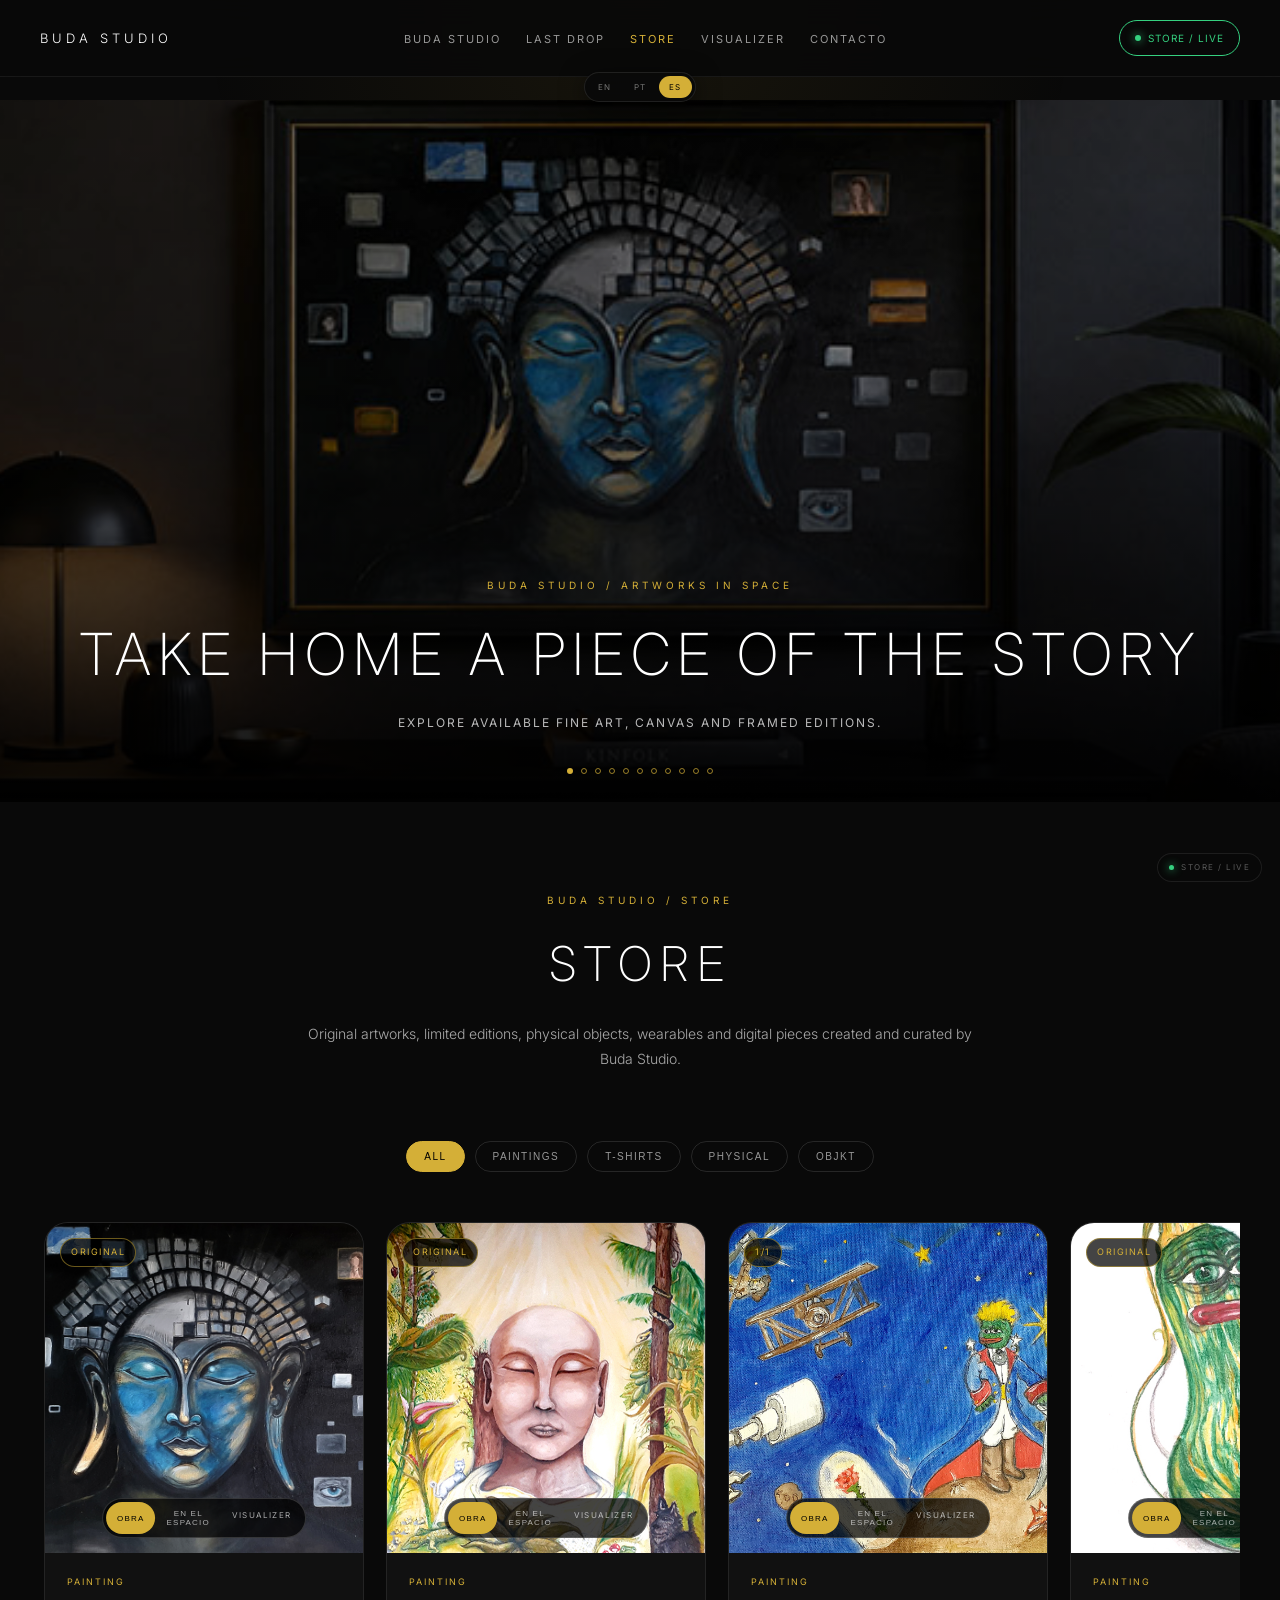
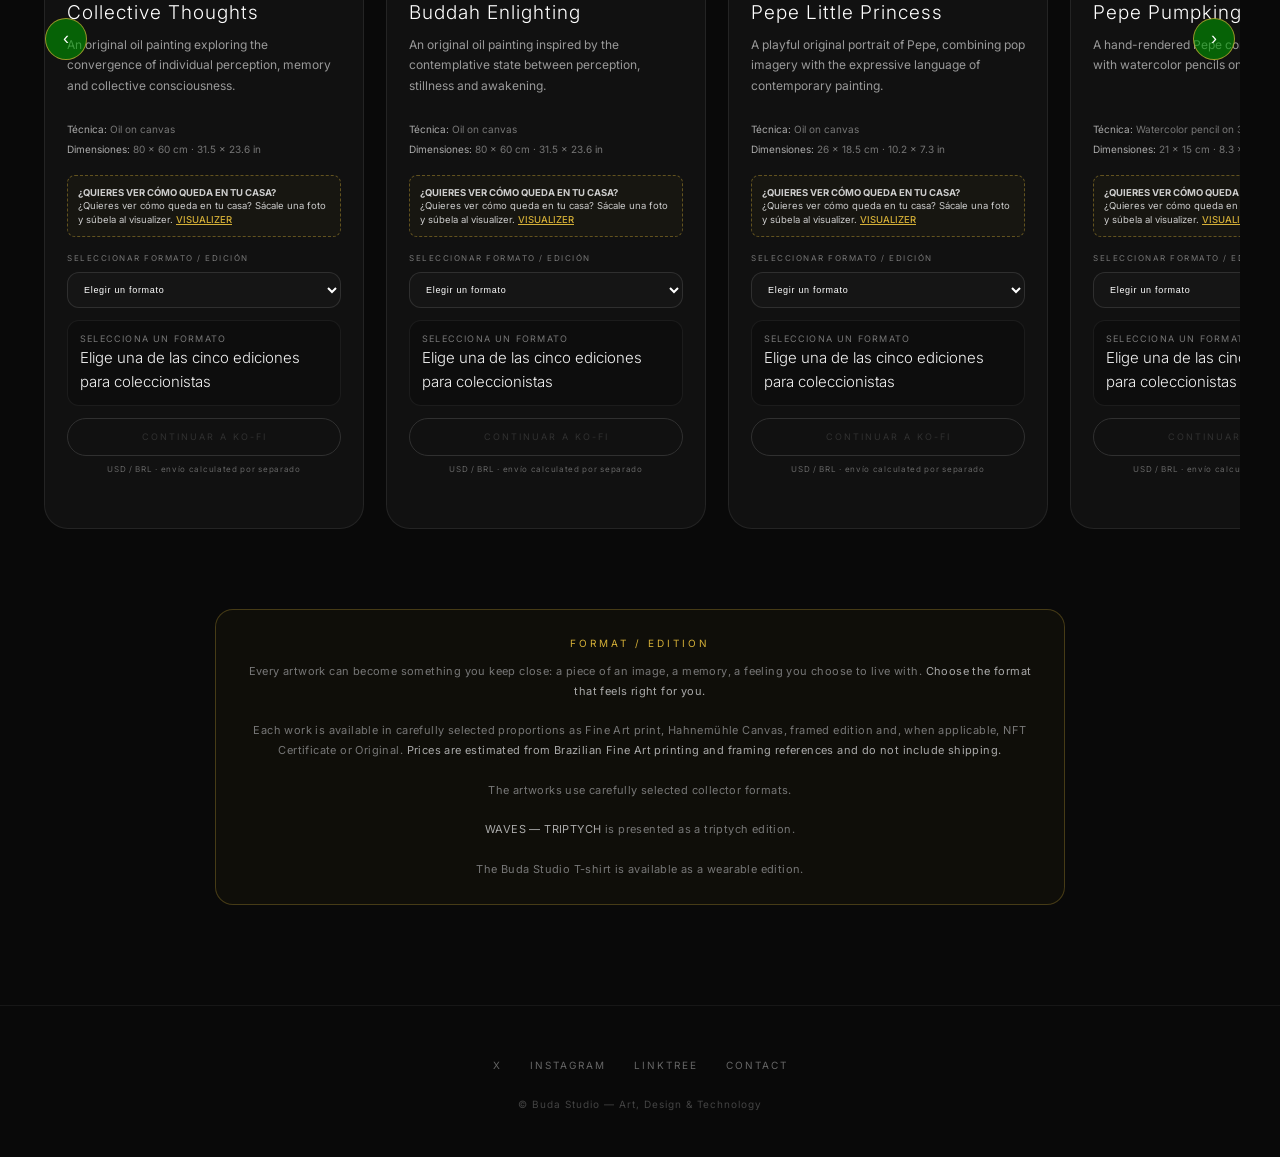
<file: store.html>
<!DOCTYPE html>
<html lang="es">
<head>
<meta charset="UTF-8">
<meta name="viewport" content="width=device-width, initial-scale=1.0">
<title>Store — Buda Studio</title>

<script async src="https://www.googletagmanager.com/gtag/js?id=G-DKQY2568Q3"></script>
<script>
window.dataLayer=window.dataLayer||[];
function gtag(){dataLayer.push(arguments)}
gtag('js',new Date());
gtag('config','G-DKQY2568Q3');
</script>

<link href="https://fonts.googleapis.com/css2?family=Inter:wght@200;300;400;500;600&display=swap" rel="stylesheet">

<style>
*{box-sizing:border-box;margin:0;padding:0}
html{scroll-behavior:smooth}
body{
background:#090909;
color:#fff;
font-family:Inter,sans-serif;
line-height:1.6;
overflow-x:hidden
}
a{color:inherit}
body:before{
content:"";
position:fixed;
inset:0;
pointer-events:none;
background:radial-gradient(circle at 50% 0%,rgba(212,175,55,.08),transparent 40%);
z-index:-1
}

/* LANGUAGE SELECTOR */
.language-selector{
position:fixed;
top:72px;
left:50%;
transform:translateX(-50%);
z-index:2000;
display:flex;
align-items:center;
gap:2px;
padding:3px;
border:1px solid #ffffff18;
border-radius:999px;
background:#090909e8;
backdrop-filter:blur(12px);
box-shadow:0 5px 25px #0008
}
.language-selector button{
border:0;
background:transparent;
color:#ffffff70;
padding:6px 10px;
border-radius:999px;
font-family:Inter,sans-serif;
font-size:8px;
letter-spacing:1.5px;
cursor:pointer;
transition:.25s
}
.language-selector button:hover{color:#fff}
.language-selector button.active{
background:#d4af37;
color:#000
}

nav{
position:fixed;
top:0;
left:0;
width:100%;
z-index:1000;
padding:20px 40px;
display:flex;
justify-content:space-between;
align-items:center;
background:rgba(9,9,9,.88);
backdrop-filter:blur(14px);
border-bottom:1px solid #ffffff10
}

.nav-brand{
font-size:13px;
letter-spacing:4px;
text-decoration:none;
font-weight:300
}

.nav-links{
display:flex;
gap:25px;
list-style:none
}

.nav-links a{
color:#ffffff94;
text-decoration:none;
font-size:11px;
letter-spacing:2px;
text-transform:uppercase
}

.nav-links a:hover,
.store-active{color:#d4af37!important}

.shop-button,
.buy-button{
border:1px solid #d4af37;
background:transparent;
color:#fff;
border-radius:999px;
text-decoration:none;
transition:.3s
}

.shop-button{
padding:9px 15px;
font-size:10px;
letter-spacing:1px
}

.shop-button:hover,
.buy-button:hover{
background:#d4af37;
color:#000
}

.store-live-button{
border-color:#35d07f;
color:#35d07f;
display:flex;
align-items:center;
gap:7px
}

.store-live-button:hover{
background:#35d07f;
color:#000
}

.live-dot{
width:6px;
height:6px;
border-radius:50%;
background:#35d07f;
box-shadow:0 0 10px #35d07f;
animation:livePulse 1.8s infinite
}

@keyframes livePulse{
0%,100%{opacity:.45;transform:scale(.85)}
50%{opacity:1;transform:scale(1.15)}
}

.store-status{
position:fixed;
right:18px;
bottom:18px;
z-index:999;
display:flex;
align-items:center;
gap:7px;
padding:7px 11px;
border:1px solid #ffffff16;
border-radius:999px;
background:#090909d9;
backdrop-filter:blur(10px);
color:#ffffff55;
font-size:8px;
letter-spacing:1.5px;
text-transform:uppercase;
transition:.3s
}

.store-status:hover{
border-color:#35d07f66;
color:#35d07f
}

.status-dot{
width:5px;
height:5px;
border-radius:50%;
background:#35d07f;
box-shadow:0 0 8px #35d07f;
animation:statusPulse 2s infinite
}

@keyframes statusPulse{
0%,100%{opacity:.45}
50%{opacity:1}
}

/* =========================================================
   AMBIENT HERO
========================================================= */

.ambient-hero{
position:relative;
height:78vh;
min-height:560px;
margin-top:100px;
overflow:hidden;
background:#080808
}

.ambient-slide{
position:absolute;
inset:0;
opacity:0;
transition:opacity 1.8s
}

.ambient-slide.active{opacity:1}

.ambient-slide img{
width:100%;
height:100%;
object-fit:cover;
filter:brightness(.62);
transform:scale(1.02);
transition:transform 8s
}

.ambient-slide.active img{transform:scale(1.08)}

.ambient-overlay{
position:absolute;
inset:0;
background:linear-gradient(to bottom,#0002,#0004 45%,#000000eb);
z-index:2
}

.ambient-content{
position:absolute;
z-index:4;
left:50%;
bottom:70px;
transform:translateX(-50%);
width:90%;
text-align:center
}

.ambient-kicker,
.kicker{
color:#d4af37;
font-size:10px;
letter-spacing:4px;
text-transform:uppercase
}

.ambient-kicker{margin-bottom:15px}

.ambient-title{
font-size:clamp(30px,5vw,58px);
font-weight:200;
letter-spacing:7px;
text-transform:uppercase;
margin-bottom:12px
}

.ambient-subtitle{
color:#ffffffb8;
font-size:12px;
letter-spacing:2px;
text-transform:uppercase;
max-width:900px;
margin:auto
}

.ambient-dots{
position:absolute;
z-index:5;
bottom:28px;
left:50%;
transform:translateX(-50%);
display:flex;
gap:8px
}

.ambient-dot{
width:6px;
height:6px;
border-radius:50%;
border:1px solid #d4af37b3;
cursor:pointer
}

.ambient-dot.active{background:#d4af37}

/* HERO */

.hero{
padding:90px 25px 55px;
text-align:center;
max-width:1000px;
margin:auto
}

.kicker{margin-bottom:18px}

h1{
font-size:48px;
font-weight:200;
letter-spacing:8px;
margin-bottom:18px
}

.hero-text{
max-width:700px;
margin:auto;
color:#aaa;
font-size:14px;
font-weight:300;
line-height:1.8
}

/* FILTERS */

.filters{
display:flex;
justify-content:center;
gap:10px;
flex-wrap:wrap;
margin:15px auto 45px;
padding:0 20px
}

.filter{
border:1px solid #ffffff1f;
background:transparent;
color:#ffffff94;
border-radius:999px;
padding:9px 17px;
font-size:10px;
letter-spacing:1.5px;
cursor:pointer
}

.filter.active,
.filter:hover{
background:#d4af37;
color:#000;
border-color:#d4af37
}

/* STORE */

.store{
max-width:1250px;
margin:auto;
padding:0 25px 100px
}

.carousel-wrapper{position:relative}

.carousel{
display:flex;
gap:22px;
overflow-x:auto;
scroll-behavior:smooth;
scrollbar-width:none;
padding:5px 4px 25px
}

.carousel::-webkit-scrollbar{display:none}

.product{
flex:0 0 320px;
border:1px solid #ffffff14;
border-radius:24px;
overflow:hidden;
background:#111;
transition:.4s
}

.product:hover{
transform:translateY(-7px);
border-color:#d4af37;
box-shadow:0 15px 50px #0008
}

.product-image{
position:relative;
width:100%;
height:330px;
overflow:hidden;
background:#111
}

.visual-layer,
.visual-layer img{
width:100%;
height:100%
}

.visual-layer img{
object-fit:cover;
display:block;
transition:.6s
}

.product:hover .visual-layer img{transform:scale(1.04)}

.badge{
position:absolute;
top:15px;
left:15px;
z-index:12;
padding:6px 10px;
border-radius:999px;
background:#000b;
border:1px solid #d4af3780;
color:#d4af37;
font-size:9px;
letter-spacing:1.5px
}

.image-switcher{
position:absolute;
left:50%;
bottom:15px;
transform:translateX(-50%);
z-index:10;
display:flex;
padding:3px;
border-radius:999px;
background:#000b;
border:1px solid #ffffff29
}

.image-switcher button,
.image-switcher a{
border:0;
background:transparent;
color:#ffffffa6;
padding:7px 11px;
border-radius:999px;
cursor:pointer;
font-size:8px;
letter-spacing:1.2px;
text-decoration:none
}

.image-switcher button.active{
background:#d4af37;
color:#000
}

.image-switcher a:hover{
color:#d4af37
}

.placeholder{
width:100%;
height:100%;
display:flex;
flex-direction:column;
align-items:center;
justify-content:center;
color:#666;
font-size:10px;
letter-spacing:3px
}

.placeholder-symbol{
font-size:30px;
color:#d4af37;
margin-bottom:10px
}

.product-info{padding:22px}

.product-type{
font-size:9px;
letter-spacing:2px;
color:#d4af37;
text-transform:uppercase;
margin-bottom:8px
}

.product-name{
font-size:19px;
font-weight:300;
letter-spacing:1px;
margin-bottom:7px
}

.product-description{
color:#999;
font-size:12px;
line-height:1.7;
min-height:68px;
margin-bottom:18px
}

.product-details{
display:flex;
flex-direction:column;
gap:4px;
margin-bottom:18px
}

.product-details span{
color:#777;
font-size:10px
}

.product-details strong{
color:#aaa;
font-weight:400
}

.visualizer-card-note{
margin-bottom:15px;
padding:10px;
border:1px dashed #d4af3766;
border-radius:8px;
background:#d4af3708;
font-size:9.5px;
color:#ccc;
line-height:1.4
}

.visualizer-card-note a{
color:#d4af37;
text-decoration:underline;
font-weight:500
}

.format-select-wrap{
display:flex;
flex-direction:column;
gap:7px;
margin-top:14px
}

.format-label{
font-size:8px;
letter-spacing:1.5px;
color:#777;
text-transform:uppercase
}

.format-select{
width:100%;
border:1px solid #ffffff1c;
background:#151515;
color:#fff;
border-radius:12px;
padding:11px 34px 11px 12px;
font-size:9px;
letter-spacing:.7px;
cursor:pointer;
outline:none
}

.format-select:focus{border-color:#d4af37}

.format-select option{
background:#151515;
color:#fff
}

.price-panel{
min-height:64px;
margin-top:12px;
padding:11px 12px;
border:1px solid #ffffff10;
border-radius:12px;
background:#0d0d0d
}

.price-confirm{
font-size:9px;
letter-spacing:1.2px;
color:#777;
text-transform:uppercase
}

.price-usd{
font-size:15px;
font-weight:300;
color:#f2f2f2
}

.price-brl{
font-size:10px;
color:#d4af37;
margin-top:3px
}

.buy-button{
width:100%;
display:block;
box-sizing:border-box;
margin-top:12px;
padding:11px 14px;
text-align:center;
font-size:9px;
letter-spacing:2px;
white-space:nowrap;
text-decoration:none;
border-radius:999px;
border:1px solid #d4af37;
background:#d4af37;
color:#000;
cursor:pointer;
transition:.25s
}

.buy-button:hover{
background:#fff;
border-color:#fff
}

.buy-button.disabled{
opacity:.3;
pointer-events:none;
background:transparent;
color:#777;
border-color:#777;
cursor:not-allowed
}

.format-status{
font-size:8px;
color:#666;
letter-spacing:1.2px;
margin-top:8px;
text-align:center;
text-transform:uppercase;
min-height:12px
}

.currency-note{
font-size:8px;
color:#666;
text-align:center;
margin-top:7px;
letter-spacing:.7px
}

.carousel-arrow{
position:absolute;
top:45%;
transform:translateY(-50%);
width:42px;
height:42px;
border-radius:50%;
border:1px solid #d4af37b3;
background:#0909;
color:#fff;
cursor:pointer;
z-index:20;
font-size:18px
}

.carousel-arrow:hover{
background:#d4af37;
color:#000
}

.arrow-left{left:5px}
.arrow-right{right:5px}

.store-note{
max-width:850px;
margin:55px auto 0;
padding:24px 28px;
text-align:center;
color:#777;
font-size:11px;
line-height:1.8;
letter-spacing:.4px;
border:1px solid #d4af3747;
border-radius:18px;
background:#d4af3708
}

.store-note-title{
display:block;
color:#d4af37;
font-size:10px;
letter-spacing:3px;
margin-bottom:10px
}

.store-note strong{
color:#aaa;
font-weight:400
}

.tshirt-note{
color:#d4af37;
font-size:9px;
letter-spacing:1px;
margin-top:8px
}

footer{
padding:45px 20px;
border-top:1px solid #ffffff0f;
text-align:center
}

.social-links{
display:flex;
justify-content:center;
gap:28px;
list-style:none;
margin-bottom:20px
}

.social-links a{
color:#666;
text-decoration:none;
font-size:10px;
letter-spacing:2px;
text-transform:uppercase
}

.copyright{
color:#444;
font-size:10px;
letter-spacing:1px
}

@media(max-width:768px){

.language-selector{
top:62px
}

nav{
padding:15px 20px
}

.nav-links{display:none}

.ambient-hero{
height:70vh;
min-height:500px;
margin-top:88px
}

.ambient-title{
font-size:30px;
letter-spacing:4px
}

.hero{padding-top:80px}

h1{
font-size:34px;
letter-spacing:5px
}

.product{flex-basis:82vw}

.product-image{height:300px}

.carousel-arrow{display:none}

.filters{
justify-content:flex-start;
overflow-x:auto;
flex-wrap:nowrap;
scrollbar-width:none
}

.filter{flex-shrink:0}

.store-note{padding:22px 18px}

.store-status{
right:12px;
bottom:12px
}

.store-live-button{
padding:8px 12px
}

.format-select{
font-size:8.5px;
padding-right:28px
}

.price-usd{font-size:14px}

}
</style>
</head>

<body>

<!-- LANGUAGE SELECTOR: ENGLISH / PORTUGUÊS / ESPAÑOL -->
<div class="language-selector" aria-label="Language selector">
<button id="langEN" onclick="setLanguage('en')">EN</button>
<button id="langPT" onclick="setLanguage('pt')">PT</button>
<button id="langES" class="active" onclick="setLanguage('es')">ES</button>
</div>

<nav>

<a href="https://budastudio.github.io/" class="nav-brand">
BUDA STUDIO
</a>

<ul class="nav-links">

<li>
<a href="https://budastudio.github.io/" data-i18n="navBuda">
Buda Studio
</a>
</li>

<li>
<a href="https://budastudio.github.io/portfolio/carrouselnft.html" data-i18n="navLastDrop">
Last Drop
</a>
</li>

<li>
<a href="https://budastudio.github.io/store.html" class="store-active" data-i18n="navStore">
Store
</a>
</li>

<li>
<a href="https://budastudio.github.io/art-space-visualizer" data-i18n="navVisualizer">
Visualizer
</a>
</li>

<li>
<a href="mailto:budastudiomkt@gmail.com" data-i18n="navContact">
Contacto
</a>
</li>

</ul>

<a class="shop-button store-live-button"
href="https://budastudio.github.io/store.html">

<span class="live-dot"></span>

<span data-i18n="storeLive">
STORE / LIVE
</span>

</a>

</nav>

<div class="store-status">

<span class="status-dot"></span>

<span data-i18n="storeLive">
STORE / LIVE
</span>

</div>


<!-- =========================================================
    MAIN HERO SLIDES
========================================================= -->

<section class="ambient-hero">

<div id="ambientSlides"></div>

<div class="ambient-overlay"></div>

<div class="ambient-content">

<div class="ambient-kicker"
data-i18n="ambientKicker">
BUDA STUDIO / ARTWORKS IN SPACE
</div>

<div id="ambientTitle" class="ambient-title">
TAKE HOME A PIECE OF THE STORY
</div>

<div id="ambientSubtitle" class="ambient-subtitle">
Explore available Fine Art, Canvas and framed editions.
</div>

</div>

<div id="ambientDots" class="ambient-dots"></div>

</section>


<header class="hero">

<div class="kicker" data-i18n="heroKicker">
BUDA STUDIO / STORE
</div>

<h1 data-i18n="heroTitle">
STORE
</h1>

<p class="hero-text" data-i18n="heroText">
Original artworks, limited editions, physical objects, wearables and digital pieces created and curated by Buda Studio.
</p>

</header>


<div class="filters">

<button class="filter active"
data-category="ALL"
data-i18n="filterAll">
ALL
</button>

<button class="filter"
data-category="PAINTING"
data-i18n="filterPaintings">
PAINTINGS
</button>

<button class="filter"
data-category="T-SHIRT"
data-i18n="filterTshirts">
T-SHIRTS
</button>

<button class="filter"
data-category="PHYSICAL"
data-i18n="filterPhysical">
PHYSICAL
</button>

<button class="filter"
data-category="OBJKT"
data-i18n="filterObjkt">
OBJKT
</button>

</div>


<main class="store">

<div class="carousel-wrapper">

<button class="carousel-arrow arrow-left"
onclick="moveCarousel(-1)">
‹
</button>

<div id="productCarousel" class="carousel"></div>

<button class="carousel-arrow arrow-right"
onclick="moveCarousel(1)">
›
</button>

</div>


<div class="store-note">

<span class="store-note-title"
data-i18n="formatEdition">
FORMAT / EDITION
</span>

<span data-i18n="storeNote1">
Every artwork can become something you keep close: a piece of an image, a memory, a feeling you choose to live with.
</span>

<strong data-i18n="storeNoteStrong1">
Choose the format that feels right for you.
</strong>

<br><br>

<span data-i18n="storeNote2">
Each work is available in carefully selected proportions as Fine Art print, Hahnemühle Canvas, framed edition and, when applicable, NFT Certificate or Original.
</span>

<strong data-i18n="storeNoteStrong2">
Prices are estimated from Brazilian Fine Art printing and framing references and do not include shipping.
</strong>

<br><br>

<span data-i18n="storeNote3">
The artworks use carefully selected collector formats.
</span>

<br><br>

<strong>
WAVES — TRIPTYCH
</strong>

<span data-i18n="storeNote4">
is presented as a triptych edition.
</span>

<br><br>

<span data-i18n="storeNoteTshirt">
The Buda Studio T-shirt is available as a wearable edition.
</span>

</div>

</main>


<footer>

<ul class="social-links">

<li>
<a href="https://x.com/budastudio_nft"
target="_blank"
rel="noopener">
X
</a>
</li>

<li>
<a href="https://instagram.com/budastudio_art"
target="_blank"
rel="noopener">
Instagram
</a>
</li>

<li>
<a href="https://linktr.ee/budastudio"
target="_blank"
rel="noopener">
Linktree
</a>
</li>

<li>
<a href="mailto:budastudiomkt@gmail.com"
data-i18n="navContact">
Contact
</a>
</li>

</ul>

<p class="copyright">
© Buda Studio — Art, Design & Technology
</p>

</footer>


<script>

/* =========================================================
    PRODUCTS
========================================================= */

const products=[

{
id:1,
name:"Collective Thoughts",
category:"PAINTING",
description:"An original oil painting exploring the convergence of individual perception, memory and collective consciousness.",
technique:"Oil on canvas",
dimensions:"80 × 60 cm · 31.5 × 23.6 in",
image:"painting1.jpg",
ambientImage:"painting1_ambient.jpg",
badge:"ORIGINAL",
kofi:"https://ko-fi.com/s/46d2940042",
formats:{
fineart:139,
canvas:118,
chassi:161,
frame:221,
original:507
}
},

{
id:2,
name:"Buddah Enlighting",
category:"PAINTING",
description:"An original oil painting inspired by the contemplative state between perception, stillness and awakening.",
technique:"Oil on canvas",
dimensions:"80 × 60 cm · 31.5 × 23.6 in",
image:"painting2.jpg",
ambientImage:"painting2_ambient.jpg",
badge:"ORIGINAL",
kofi:"https://ko-fi.com/s/38851e3f31",
formats:{
fineart:139,
canvas:118,
chassi:161,
frame:221,
original:507
}
},

{
id:3,
name:"Pepe Little Princess",
category:"PAINTING",
description:"A playful original portrait of Pepe, combining pop imagery with the expressive language of contemporary painting.",
technique:"Oil on canvas",
dimensions:"26 × 18.5 cm · 10.2 × 7.3 in",
image:"painting3.jpg",
ambientImage:"painting3_ambient.jpg",
badge:"1/1",
kofi:"https://ko-fi.com/s/76813a1c79",
formats:{
fineart:38,
canvas:36,
chassi:60,
frame:82,
original:139
}
},

{
id:4,
name:"Pepe Pumpking",
category:"PAINTING",
description:"A hand-rendered Pepe composition created with watercolor pencils on fine 300 gsm paper.",
technique:"Watercolor pencil on 300 gsm paper",
dimensions:"21 × 15 cm · 8.3 × 5.9 in",
image:"painting4.jpg",
ambientImage:"painting4_ambient.jpg",
badge:"ORIGINAL",
kofi:"https://ko-fi.com/s/d211819c76",
formats:{
fineart:33,
canvas:31,
chassi:57,
frame:73,
original:126
}
},

{
id:5,
name:"Bitcoiner Influencer",
category:"PAINTING",
description:"An original oil painting reflecting the visual culture, personalities and mythology surrounding the Bitcoin ecosystem.",
technique:"Oil on canvas",
dimensions:"26 × 19 cm · 10.2 × 7.5 in",
image:"painting5.jpg",
ambientImage:"painting5_ambient.jpg",
badge:"ORIGINAL",
kofi:"https://ko-fi.com/s/7e1c09de43",
formats:{
fineart:38,
canvas:36,
chassi:60,
frame:82,
original:178
}
},

{
id:6,
name:"Waves — Triptych",
category:"PAINTING",
description:"A triptych of three original paintings exploring rhythm, movement and the organic energy of the ocean.",
technique:"Oil on canvas · Triptych",
dimensions:"3 pieces · 18 × 13 cm each · 7.1 × 5.1 in each",
image:"painting6.jpg",
ambientImage:"painting6_ambient.jpg",
badge:"TRIPTYCH / PILOT",
kofi:"https://ko-fi.com/s/fa9902873f",
pilot:true,
formats:{
fineart:113,
canvas:137,
chassi:178,
frame:221,
original:347
}
},

{
id:7,
name:"Eye of Perception",
category:"PAINTING",
description:"An original work exploring perception as a threshold between the visible world and the inner landscape.",
technique:"Oil on canvas on wood panel",
dimensions:"40 × 40 cm · 15.7 × 15.7 in",
image:"painting7.jpg",
ambientImage:"painting7_ambient.jpg",
badge:"ORIGINAL",
kofi:"https://ko-fi.com/s/ea15c0870d",
formats:{
fineart:84,
canvas:80,
chassi:116,
frame:147,
original:294
}
},

{
id:8,
name:"Pepe Hand Made",
category:"PAINTING",
description:"A handmade Pepe artwork created with oil pastels on fine 300 gr Canson paper.",
technique:"Oil pastels on 300 gr Canson paper",
dimensions:"25 × 25 cm · 9.8 × 9.8 in",
image:"painting8.jpg",
ambientImage:"painting8_ambient.jpg",
badge:"HAND MADE",
kofi:"https://ko-fi.com/s/f378fa06fd",
formats:{
fineart:46,
canvas:42,
chassi:67,
frame:91,
original:158
}
},

{
id:9,
name:"Chaos Theory",
category:"PHYSICAL",
description:"An original mixed-media collage exploring fragmented signs, visual tension and the unpredictable language of contemporary urban imagery.",
technique:"Collage and acrylic on black cardboard",
dimensions:"70 × 50 cm · 27.6 × 19.7 in",
image:"painting9.jpg",
ambientImage:"painting9_ambient.jpg",
badge:"ORIGINAL",
kofi:"https://ko-fi.com/s/6c36c11e9b",
formats:{
fineart:126,
canvas:109,
chassi:151,
frame:200,
original:462
}
},

{
id:10,
name:"Señales imposibles",
category:"PHYSICAL",
description:"A recycled street-sign artwork transforming an obsolete metal signal into an impossible visual message about UFOs, abduction and contemporary mythology.",
technique:"Recycled metal street sign + acrylic · yellow and black",
dimensions:"50 × 50 cm · 19.7 × 19.7 in",
image:"painting10.jpg",
ambientImage:"painting10_ambient.jpg",
badge:"ORIGINAL",
kofi:"https://ko-fi.com/s/a6a73cd012",
formats:{
fineart:95,
canvas:89,
chassi:126,
frame:168,
original:378
}
},

{
id:11,
name:"Buda Studio Black T-Shirt",
category:"T-SHIRT",
description:"Buda Studio black T-shirt with the studio logo in gold.",
technique:"Black cotton T-shirt · gold Buda Studio logo",
dimensions:"Multiple sizes available",
image:"camiseta.jpg",
ambientImage:"camiseta.jpg",
badge:"WEARABLE",
kofi:"https://ko-fi.com/s/49bfad9eee",
priceUSD:20,
isTshirt:true
}

];


/* =========================================================
    ART FORMAT TEMPLATES
========================================================= */

const formatTemplates=[

{
key:"fineart",
name:"FINE ART",
desc:"Hahnemühle Fine Art print, unframed.",
field:"fineart"
},

{
key:"canvas",
name:"CANVAS",
desc:"Hahnemühle Art Canvas, unframed.",
field:"canvas"
},

{
key:"canvas-chassi",
name:"CANVAS + CHASSI",
desc:"Canvas stretched on wooden stretcher, ready to hang.",
field:"chassi"
},

{
key:"fineart-frame",
name:"FINE ART + MOLDURA",
desc:"Hahnemühle Fine Art print with gallery frame.",
field:"frame"
},

{
key:"original-nft-frame",
name:"ORIGINAL + NFT + FRAME",
desc:"Original artwork with frame, physical certificate and NFT Certificate.",
field:"original"
}

];


/* =========================================================
    LANGUAGES
========================================================= */

const translations={

es:{

navBuda:"Buda Studio",
navLastDrop:"Last Drop",
navStore:"Store",
navVisualizer:"Visualizer",
navContact:"Contacto",
storeLive:"STORE / LIVE",

ambientKicker:"BUDA STUDIO / OBRAS EN EL ESPACIO",

heroKicker:"BUDA STUDIO / STORE",
heroTitle:"STORE",

heroText:"Obras originales, ediciones limitadas, objetos físicos, wearables y piezas digitales creadas y seleccionadas por Buda Studio.",

filterAll:"TODO",
filterPaintings:"PINTURAS",
filterPrints:"IMPRESIONES",
filterTshirts:"CAMISETAS",
filterPhysical:"FÍSICO",
filterObjkt:"OBJKT",

formatEdition:"FORMATO / EDICIÓN",

storeNote1:"Cada obra puede convertirse en algo que llevas cerca: una parte de una imagen, un recuerdo, una sensación que eliges vivir.",
storeNoteStrong1:"Elige el formato que sientas adecuado para ti.",

storeNote2:"Cada obra está disponible en proporciones cuidadosamente seleccionadas como impresión Fine Art, Canvas Hahnemühle, edición enmarcada y, cuando corresponde, Certificado NFT u Original.",
storeNoteStrong2:"Los precios son estimaciones basadas en referencias brasileñas de impresión Fine Art y enmarcado y no incluyen el envío.",

storeNote3:"Las obras utilizan formatos cuidadosamente seleccionados para coleccionistas.",
storeNote4:"se presenta como una edición tríptica.",

storeNoteTshirt:"La camiseta Buda Studio está disponible como edición wearable.",

artwork:"OBRA",
inSpace:"EN EL ESPACIO",
visualizerBtn:"VISUALIZER",

visualizerNoteTitle:"¿QUIERES VER CÓMO QUEDA EN TU CASA?",
visualizerNoteText:"¿Quieres ver cómo queda en tu casa? Sácale una foto y súbela al visualizer.",

technique:"Técnica:",
dimensions:"Dimensiones:",

selectFormat:"SELECCIONAR FORMATO / EDICIÓN",
chooseFormat:"Elegir un formato",

selectAFormat:"SELECCIONA UN FORMATO",
chooseOne:"Elige una de las cinco ediciones para coleccionistas",
shippingSeparate:"El envío se calcula por separado",

continueKofi:"CONTINUAR A KO-FI",

buyTshirt:"COMPRAR EN KO-FI",
tshirtPrice:"PRECIO",
tshirtSize:"TALLE / SIZE",
selectSize:"SELECCIONAR TALLE",
sizeS:"S",
sizeM:"M",
sizeL:"L",
sizeXL:"XL",
tshirtShipping:"Envío internacional calculado en Ko-fi.",

shippingCalculated:"Envío calculated por separado",

currencyLabel:"USD / BRL · envío calculated por separado",

formatNames:{
fineart:"FINE ART",
canvas:"CANVAS",
"canvas-chassi":"CANVAS + CHASSI",
"fineart-frame":"FINE ART + MOLDURA",
"original-nft-frame":"ORIGINAL + NFT + FRAME"
},

formatDescriptions:{
fineart:"Impresión Fine Art Hahnemühle, sin marco.",
canvas:"Canvas Hahnemühle Art Canvas, sin marco.",
"canvas-chassi":"Canvas montado sobre bastidor de madera, listo para colgar.",
"fineart-frame":"Impresión Fine Art Hahnemühle con marco de galería.",
"original-nft-frame":"Obra original con marco, certificado físico y Certificado NFT."
},

ambientFeatureTitle:"LLEVA A CASA UNA PARTE DE LA HISTORIA",
ambientFeatureSubtitle:"Una obra de arte es más que una imagen en una pared. Es un recuerdo, un gesto, una sensación que eliges vivir.",

assignmentTitle:"DE MANO EN MANO",
assignmentSubtitle:"Cuando una obra pasa de las manos del artista a las tuyas, no llevas solamente una imagen. Llevas un gesto, un recuerdo y una parte de la historia de la obra.",

tshirtTitle:"BUDA STUDIO / WEAR THE ART",
tshirtSubtitle:"Una edición wearable de Buda Studio. Camiseta negra con el logo del estudio en dorado.",

visualizerHeaderTitle:"BUDA STUDIO / VISUALIZER",
visualizerHeaderSubtitle:"Prueba virtualmente cómo luce cada obra en tus propios espacios antes de adquirirla.",

wavesSubtitle:"Cinco formatos para coleccionistas: Fine Art, Canvas, Canvas + Chassi, Fine Art + Moldura y Original + NFT + Frame.",

footer:"© Buda Studio — Arte, Diseño y Tecnología"

},

pt:{

navBuda:"Buda Studio",
navLastDrop:"Last Drop",
navStore:"Store",
navVisualizer:"Visualizer",
navContact:"Contato",
storeLive:"STORE / LIVE",

ambientKicker:"BUDA STUDIO / OBRAS NO ESPAÇO",

heroKicker:"BUDA STUDIO / STORE",
heroTitle:"STORE",

heroText:"Obras originais, edições limitadas, objetos físicos, wearables e peças digitais criadas e selecionadas pelo Buda Studio.",

filterAll:"TODOS",
filterPaintings:"PINTURAS",
filterPrints:"IMPRESSÕES",
filterTshirts:"CAMISETAS",
filterPhysical:"FÍSICO",
filterObjkt:"OBJKT",

formatEdition:"FORMATO / EDIÇÃO",

storeNote1:"Cada obra pode se tornar algo que você mantém por perto: uma parte de uma imagem, uma memória, um sentimento que você escolhe viver.",
storeNoteStrong1:"Escolha o formato que fizer sentido para você.",

storeNote2:"Cada obra está disponível em proporções cuidadosamente selecionadas como impressão Fine Art, Canvas Hahnemühle, edição emoldurada e, quando aplicável, Certificado NFT ou Original.",
storeNoteStrong2:"Os preços são estimativas baseadas em referências brasileiras de impressão Fine Art e emolduramento e não incluem o envio.",

storeNote3:"As obras utilizam formatos cuidadosamente selecionados para colecionadores.",
storeNote4:"é apresentado como uma edição tríptica.",

storeNoteTshirt:"A camiseta Buda Studio está disponível como edição wearable.",

artwork:"OBRA",
inSpace:"NO ESPAÇO",
visualizerBtn:"VISUALIZER",

visualizerNoteTitle:"QUER VER COMO FICA NA SUA CASA?",
visualizerNoteText:"Quer ver como fica na sua casa? Tire uma foto e envie para o visualizer.",

technique:"Técnica:",
dimensions:"Dimensões:",

selectFormat:"SELECIONAR FORMATO / EDIÇÃO",
chooseFormat:"Escolher um formato",

selectAFormat:"SELECIONE UM FORMATO",
chooseOne:"Escolha uma das cinco edições para colecionadores",
shippingSeparate:"O envio é calculado separadamente",

continueKofi:"CONTINUAR PARA O KO-FI",

buyTshirt:"COMPRAR NO KO-FI",
tshirtPrice:"PREÇO",
tshirtSize:"TAMANHO / SIZE",
selectSize:"SELECCIONAR TAMANHO",
sizeS:"S",
sizeM:"M",
sizeL:"L",
sizeXL:"XL",
tshirtShipping:"Envio internacional calculado no Ko-fi.",

shippingCalculated:"Envio calculado separadamente",

currencyLabel:"USD / BRL · envio calculado separadamente",

formatNames:{
fineart:"FINE ART",
canvas:"CANVAS",
"canvas-chassi":"CANVAS + CHASSI",
"fineart-frame":"FINE ART + MOLDURA",
"original-nft-frame":"ORIGINAL + NFT + FRAME"
},

formatDescriptions:{
fineart:"Impressão Fine Art Hahnemühle, sem moldura.",
canvas:"Canvas Hahnemühle Art Canvas, sem moldura.",
"canvas-chassi":"Canvas montado em chassi de madeira, pronto para pendurar.",
"fineart-frame":"Impressão Fine Art Hahnemühle com moldura de galeria.",
"original-nft-frame":"Obra original com moldura, certificado físico e Certificado NFT."
},

ambientFeatureTitle:"LEVE PARA CASA UMA PARTE DA HISTÓRIA",
ambientFeatureSubtitle:"Uma obra de arte é mais do que uma imagem na parede. É uma memória, um gesto, um sentimento que você escolhe viver.",

assignmentTitle:"DE MÃO EM MÃO",
assignmentSubtitle:"Quando uma obra passa das mãos do artista para as suas, você não leva apenas uma imagem. Você leva um gesto, uma memória e uma parte da história da obra.",

tshirtTitle:"BUDA STUDIO / VISTA A ARTE",
tshirtSubtitle:"Uma edição wearable do Buda Studio. Camiseta preta com o logo do estúdio em dourado.",

visualizerHeaderTitle:"BUDA STUDIO / VISUALIZER",
visualizerHeaderSubtitle:"Experimente virtualmente como cada obra fica em seus próprios espaços antes de comprar.",

wavesSubtitle:"Cinco formatos para colecionadores: Fine Art, Canvas, Canvas + Chassi, Fine Art + Moldura e Original + NFT + Frame.",

footer:"© Buda Studio — Arte, Design e Tecnologia"

},

en:{

navBuda:"Buda Studio",
navLastDrop:"Last Drop",
navStore:"Store",
navVisualizer:"Visualizer",
navContact:"Contact",
storeLive:"STORE / LIVE",

ambientKicker:"BUDA STUDIO / ARTWORKS IN SPACE",

heroKicker:"BUDA STUDIO / STORE",
heroTitle:"STORE",

heroText:"Original artworks, limited editions, physical objects, wearables and digital pieces created and curated by Buda Studio.",

filterAll:"ALL",
filterPaintings:"PAINTINGS",
filterPrints:"PRINTS",
filterTshirts:"T-SHIRTS",
filterPhysical:"PHYSICAL",
filterObjkt:"OBJKT",

formatEdition:"FORMAT / EDITION",

storeNote1:"Every artwork can become something you keep close: a piece of an image, a memory, a feeling you choose to live with.",
storeNoteStrong1:"Choose the format that feels right for you.",

storeNote2:"Each work is available in carefully selected proportions as Fine Art print, Hahnemühle Canvas, framed edition and, when applicable, NFT Certificate or Original.",
storeNoteStrong2:"Prices are estimated from Brazilian Fine Art printing and framing references and do not include shipping.",

storeNote3:"The artworks use carefully selected collector formats.",
storeNote4:"is presented as a triptych edition.",

storeNoteTshirt:"The Buda Studio T-shirt is available as a wearable edition.",

artwork:"ARTWORK",
inSpace:"IN SPACE",
visualizerBtn:"VISUALIZER",

visualizerNoteTitle:"WANT TO SEE HOW IT LOOKS IN YOUR HOME?",
visualizerNoteText:"Want to see how it looks in your home? Take a picture and upload it to the visualizer.",

technique:"Technique:",
dimensions:"Dimensions:",

selectFormat:"SELECT FORMAT / EDITION",
chooseFormat:"Choose a format",

selectAFormat:"SELECT A FORMAT",
chooseOne:"Choose one of the five collector editions",
shippingSeparate:"Shipping calculated separately",

continueKofi:"CONTINUE TO KO-FI",

buyTshirt:"BUY ON KO-FI",
tshirtPrice:"PRICE",
tshirtSize:"SIZE",
selectSize:"SELECT SIZE",
sizeS:"S",
sizeM:"M",
sizeL:"L",
sizeXL:"XL",
tshirtShipping:"International shipping calculated on Ko-fi.",

shippingCalculated:"Shipping calculated separately",

currencyLabel:"USD / BRL · shipping calculated separately",

formatNames:{
fineart:"FINE ART",
canvas:"CANVAS",
"canvas-chassi":"CANVAS + CHASSI",
"fineart-frame":"FINE ART + FRAME",
"original-nft-frame":"ORIGINAL + NFT + FRAME"
},

formatDescriptions:{
fineart:"Hahnemühle Fine Art print, unframed.",
canvas:"Hahnemühle Art Canvas, unframed.",
"canvas-chassi":"Canvas stretched on wooden stretcher, ready to hang.",
"fineart-frame":"Hahnemühle Fine Art print with gallery frame.",
"original-nft-frame":"Original artwork with frame, physical certificate and NFT Certificate."
},

ambientFeatureTitle:"TAKE HOME A PIECE OF THE STORY",
ambientFeatureSubtitle:"An artwork is more than an image on a wall. It is a memory, a gesture, a feeling you choose to live with.",

assignmentTitle:"HAND TO HAND",
assignmentSubtitle:"When an artwork passes from the artist's hands to yours, you don't just take an image. You take a gesture, a memory, and a part of the story.",

tshirtTitle:"BUDA STUDIO / WEAR THE ART",
tshirtSubtitle:"A wearable edition from Buda Studio. Black T-shirt with gold studio logo.",

visualizerHeaderTitle:"BUDA STUDIO / VISUALIZER",
visualizerHeaderSubtitle:"Virtually preview how each artwork looks in your own space before acquiring.",

wavesSubtitle:"Five collector formats: Fine Art, Canvas, Canvas + Chassi, Fine Art + Frame, and Original + NFT + Frame.",

footer:"© Buda Studio — Art, Design & Technology"

}

};

/* =========================================================
    STATE & INITIALIZATION
========================================================= */

let currentLang = 'es';
let currentCategory = 'ALL';

document.addEventListener('DOMContentLoaded', () => {
  renderAmbientHero();
  renderProducts();
});

/* =========================================================
    LANGUAGE SWITCHER
========================================================= */

function setLanguage(lang) {
  if (!translations[lang]) return;
  currentLang = lang;

  ['langEN', 'langPT', 'langES'].forEach(id => {
    const btn = document.getElementById(id);
    if (btn) btn.classList.remove('active');
  });
  const activeBtn = document.getElementById(`lang${lang.toUpperCase()}`);
  if (activeBtn) activeBtn.classList.add('active');

  const elements = document.querySelectorAll('[data-i18n]');
  elements.forEach(el => {
    const key = el.getAttribute('data-i18n');
    if (translations[lang][key]) {
      el.textContent = translations[lang][key];
    }
  });

  renderAmbientHero();
  renderProducts();
}

/* =========================================================
    AMBIENT HERO SLIDER
========================================================= */

let currentSlideIndex = 0;
let slideInterval;

function renderAmbientHero() {
  const slidesContainer = document.getElementById('ambientSlides');
  const dotsContainer = document.getElementById('ambientDots');
  if (!slidesContainer || !dotsContainer) return;

  slidesContainer.innerHTML = '';
  dotsContainer.innerHTML = '';

  products.forEach((product, idx) => {
    const slide = document.createElement('div');
    slide.className = `ambient-slide ${idx === currentSlideIndex ? 'active' : ''}`;
    slide.innerHTML = `<img src="${product.ambientImage || product.image}" alt="${product.name}">`;
    slidesContainer.appendChild(slide);

    const dot = document.createElement('div');
    dot.className = `ambient-dot ${idx === currentSlideIndex ? 'active' : ''}`;
    dot.onclick = () => goToSlide(idx);
    dotsContainer.appendChild(dot);
  });

  startSlideTimer();
}

function goToSlide(index) {
  currentSlideIndex = index;
  renderAmbientHero();
}

function startSlideTimer() {
  clearInterval(slideInterval);
  slideInterval = setInterval(() => {
    currentSlideIndex = (currentSlideIndex + 1) % products.length;
    renderAmbientHero();
  }, 6000);
}

/* =========================================================
    FILTERS
========================================================= */

document.querySelectorAll('.filter').forEach(button => {
  button.addEventListener('click', (e) => {
    document.querySelectorAll('.filter').forEach(b => b.classList.remove('active'));
    e.target.classList.add('active');
    
    currentCategory = e.target.getAttribute('data-category');
    renderProducts();
  });
});

/* =========================================================
    CAROUSEL SCROLLING
========================================================= */

function moveCarousel(direction) {
  const carousel = document.getElementById('productCarousel');
  if (!carousel) return;
  const scrollAmount = 340;
  carousel.scrollBy({
    left: direction * scrollAmount,
    behavior: 'smooth'
  });
}

/* =========================================================
    PRODUCT CAROUSEL RENDERING
========================================================= */

function renderProducts() {
  const carousel = document.getElementById('productCarousel');
  if (!carousel) return;

  const t = translations[currentLang];
  const filteredProducts = currentCategory === 'ALL'
    ? products
    : products.filter(p => p.category === currentCategory);

  carousel.innerHTML = filteredProducts.map(product => {
    const isTshirt = product.isTshirt;
    const badgeHtml = product.badge ? `<div class="badge">${product.badge}</div>` : '';

    let interactivePanel = '';

    if (isTshirt) {
      interactivePanel = `
        <div class="format-select-wrap">
          <label class="format-label">${t.tshirtSize}</label>
          <select class="format-select">
            <option value="S">${t.sizeS}</option>
            <option value="M">${t.sizeM}</option>
            <option value="L">${t.sizeL}</option>
            <option value="XL">${t.sizeXL}</option>
          </select>
        </div>
        <div class="price-panel">
          <div class="price-confirm">${t.tshirtPrice}</div>
          <div class="price-usd">$${product.priceUSD} USD</div>
        </div>
        <a href="${product.kofi}" target="_blank" rel="noopener" class="buy-button">
          ${t.buyTshirt}
        </a>
        <div class="currency-note">${t.tshirtShipping}</div>
      `;
    } else {
      const optionsHtml = formatTemplates.map(fmt => {
        const name = t.formatNames[fmt.key] || fmt.name;
        const price = product.formats[fmt.field];
        return `<option value="${fmt.key}" data-price="${price}">${name} — $${price} USD</option>`;
      }).join('');

      interactivePanel = `
        <div class="format-select-wrap">
          <label class="format-label">${t.selectFormat}</label>
          <select class="format-select" onchange="updateProductPrice(this, ${product.id})">
            <option value="" disabled selected>${t.chooseFormat}</option>
            ${optionsHtml}
          </select>
        </div>
        <div class="price-panel" id="price-panel-${product.id}">
          <div class="price-confirm">${t.selectAFormat}</div>
          <div class="price-usd">${t.chooseOne}</div>
        </div>
        <a id="buy-btn-${product.id}" href="${product.kofi}" target="_blank" rel="noopener" class="buy-button disabled">
          ${t.continueKofi}
        </a>
        <div class="currency-note">${t.currencyLabel}</div>
      `;
    }

    return `
      <div class="product">
        <div class="product-image">
          ${badgeHtml}
          <div class="visual-layer">
            <img id="img-${product.id}" src="${product.image}" alt="${product.name}">
          </div>
          <div class="image-switcher">
            <button class="active" onclick="switchImage(${product.id}, '${product.image}', this)">
              ${t.artwork}
            </button>
            <button onclick="switchImage(${product.id}, '${product.ambientImage}', this)">
              ${t.inSpace}
            </button>
            <a href="https://budastudio.github.io/art-space-visualizer" target="_blank" rel="noopener">
              ${t.visualizerBtn}
            </a>
          </div>
        </div>

        <div class="product-info">
          <div class="product-type">${product.category}</div>
          <div class="product-name">${product.name}</div>
          <div class="product-description">${product.description}</div>
          
          <div class="product-details">
            <span><strong>${t.technique}</strong> ${product.technique}</span>
            <span><strong>${t.dimensions}</strong> ${product.dimensions}</span>
          </div>

          <div class="visualizer-card-note">
            <strong>${t.visualizerNoteTitle}</strong><br>
            ${t.visualizerNoteText}
            <a href="https://budastudio.github.io/art-space-visualizer" target="_blank" rel="noopener">
              ${t.visualizerBtn}
            </a>
          </div>

          ${interactivePanel}
        </div>
      </div>
    `;
  }).join('');
}

/* =========================================================
    INTERACTIVE CAROUSEL HELPERS
========================================================= */

function switchImage(productId, src, btn) {
  const img = document.getElementById(`img-${productId}`);
  if (img) img.src = src;

  const parent = btn.parentElement;
  parent.querySelectorAll('button').forEach(b => b.classList.remove('active'));
  btn.classList.add('active');
}

function updateProductPrice(selectEl, productId) {
  const selectedOption = selectEl.options[selectEl.selectedIndex];
  const price = selectedOption.getAttribute('data-price');
  const panel = document.getElementById(`price-panel-${productId}`);
  const buyBtn = document.getElementById(`buy-btn-${productId}`);

  if (price && panel) {
    const brlPrice = (price * 5.2).toFixed(0);
    panel.innerHTML = `
      <div class="price-confirm">SELECCIONADO</div>
      <div class="price-usd">$${price} USD</div>
      <div class="price-brl">~ R$ ${brlPrice} BRL</div>
    `;
  }

  if (buyBtn) {
    buyBtn.classList.remove('disabled');
  }
}

</script>
</body>
</html>
</file>
